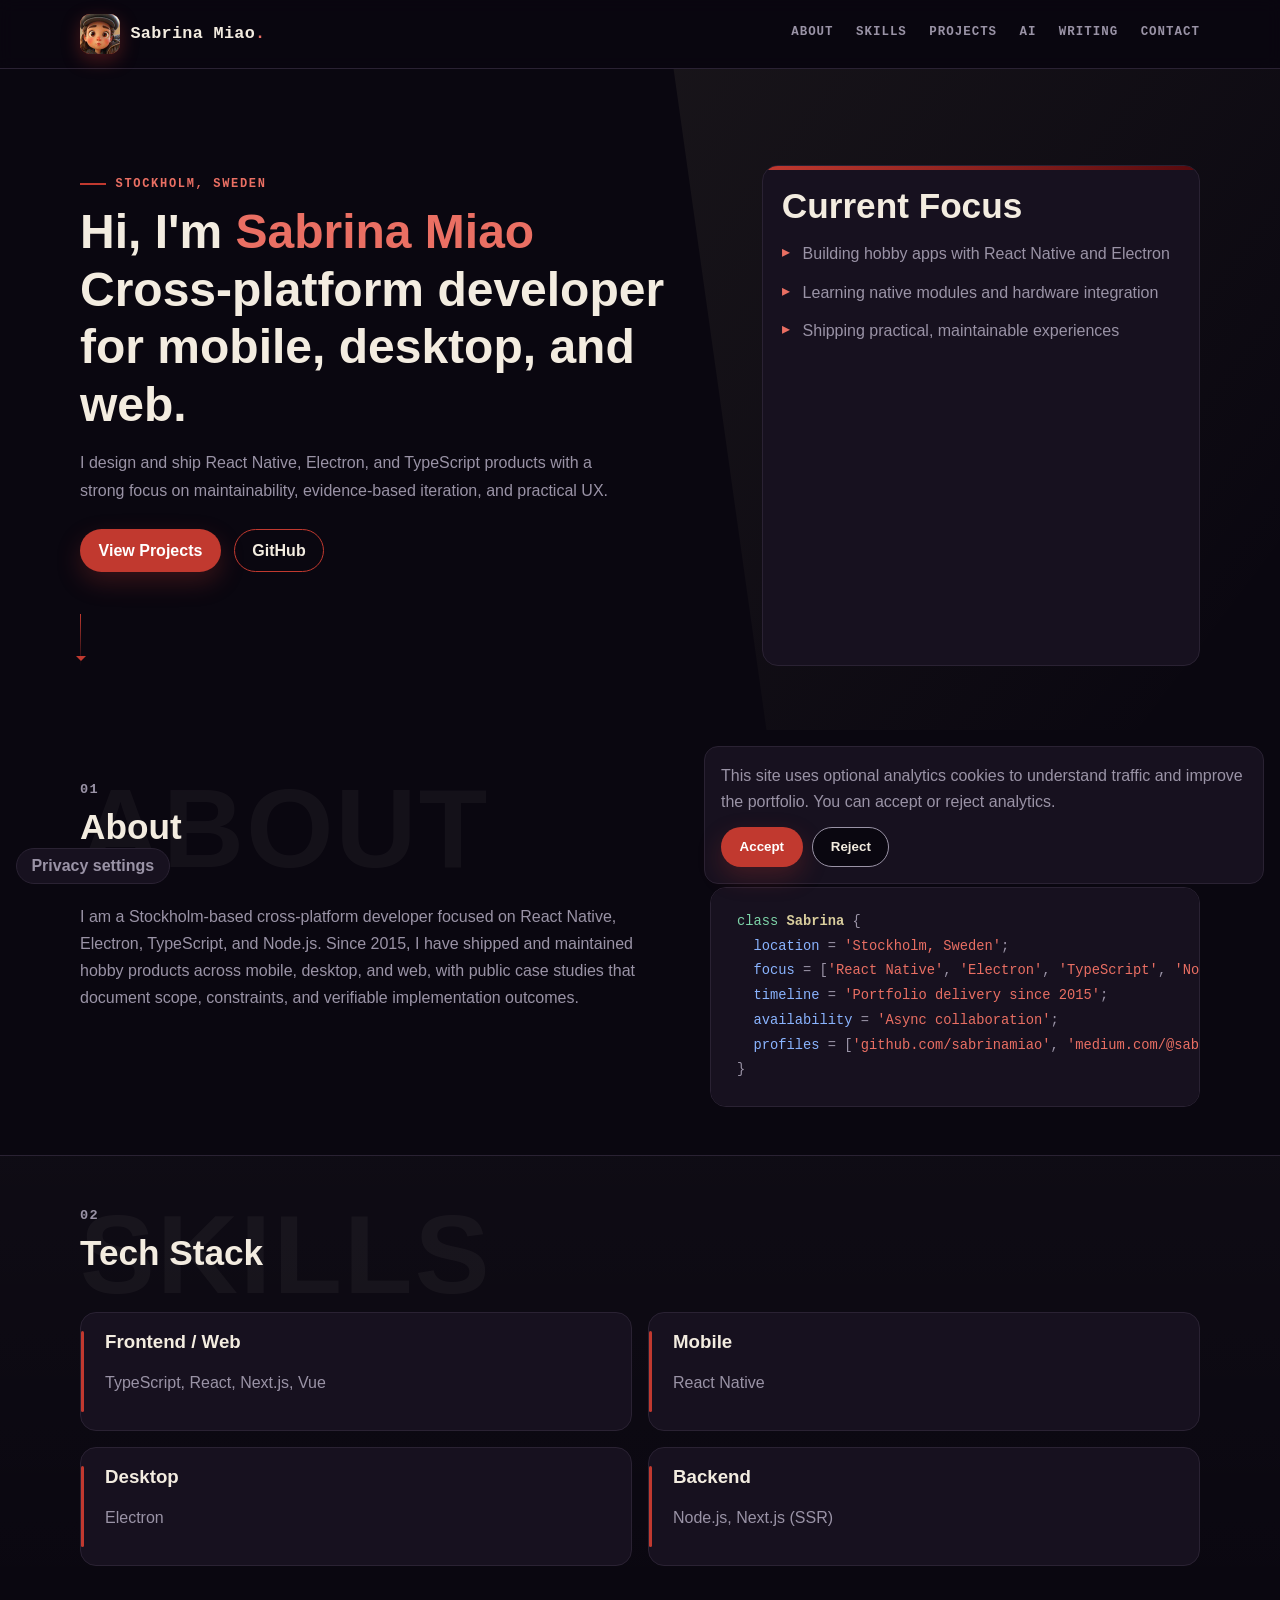
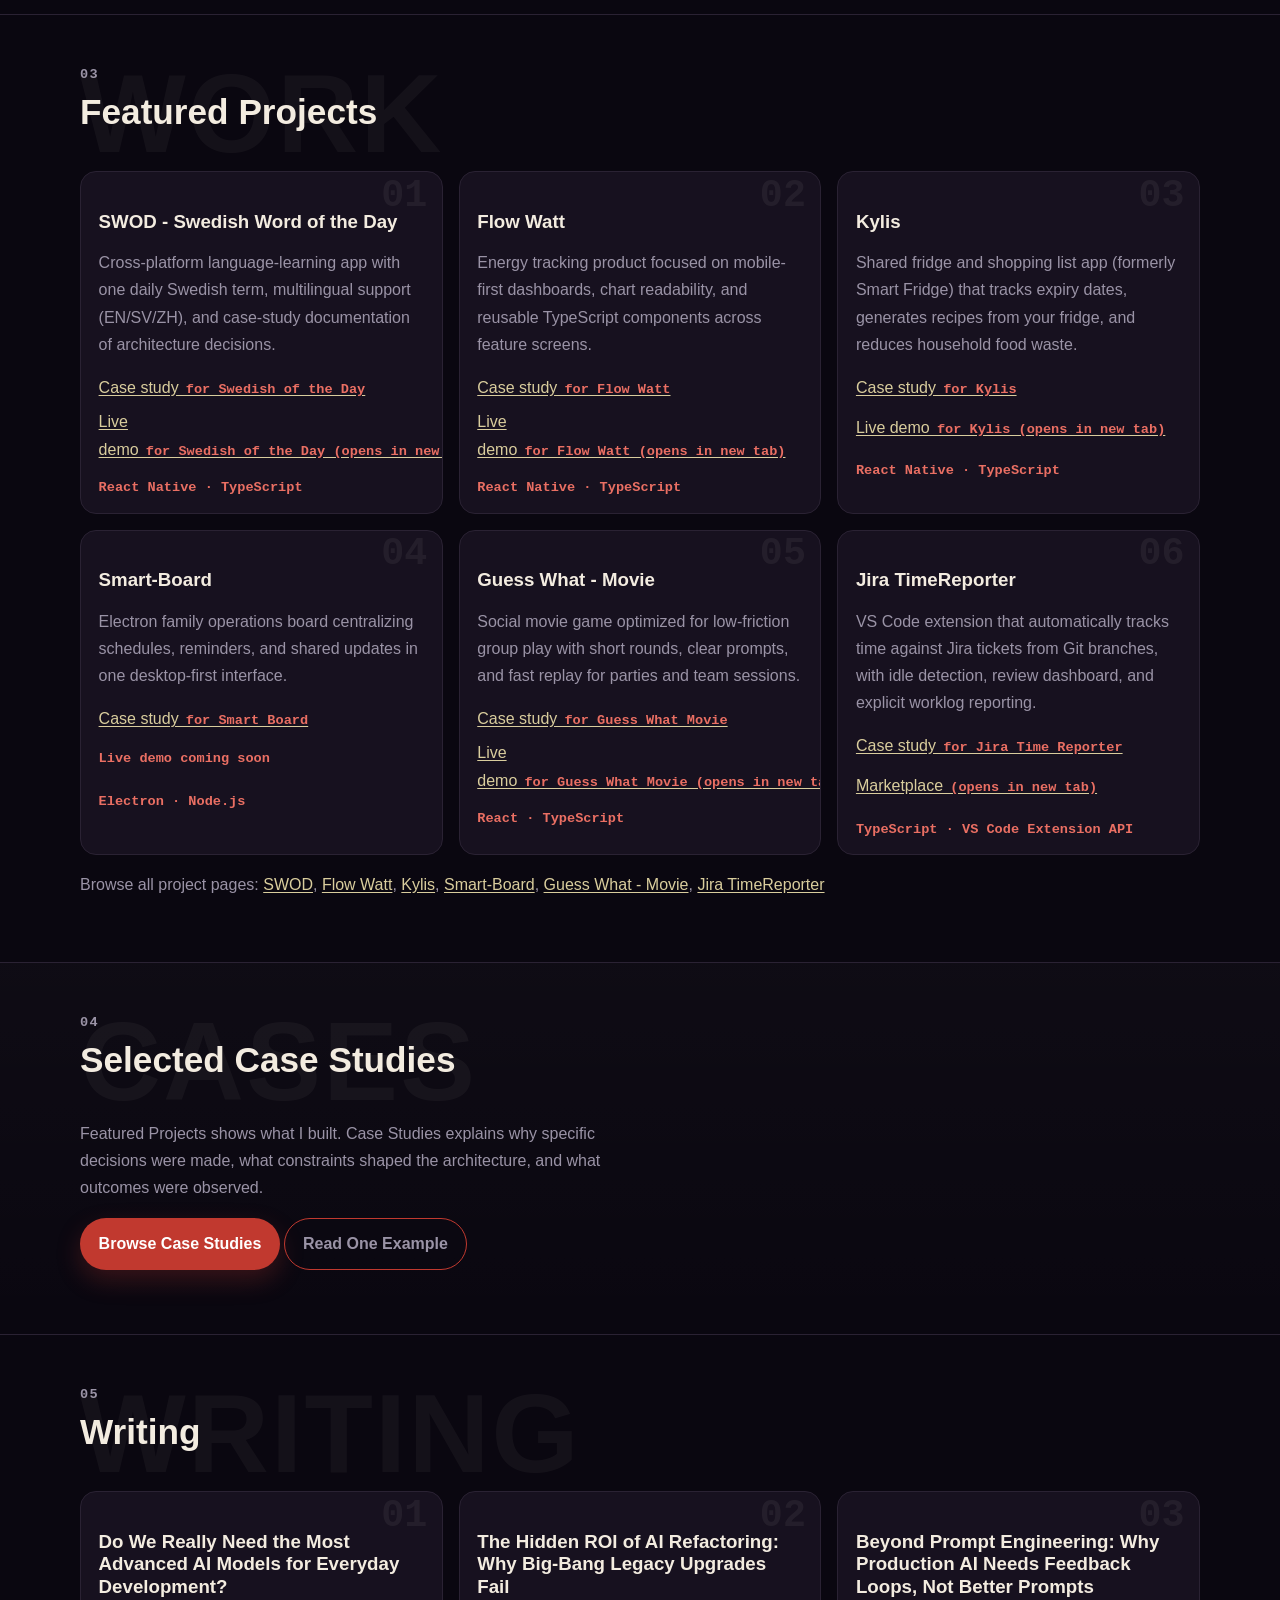
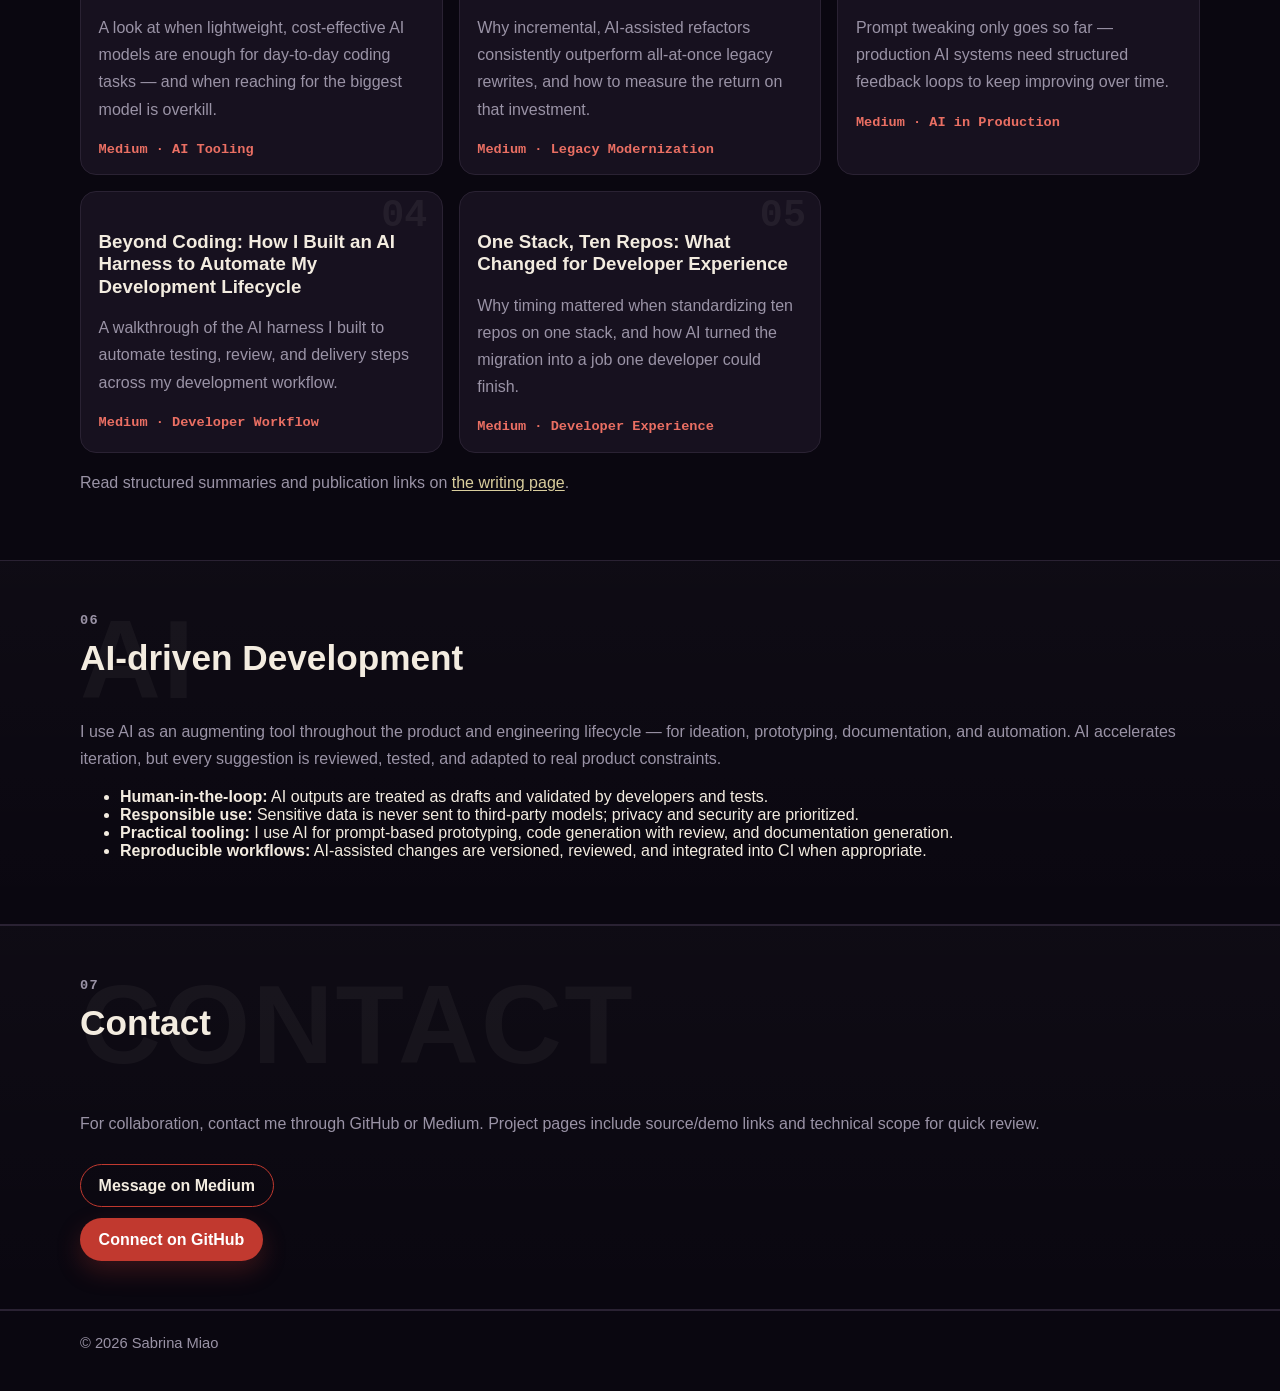
<file: index.html>
<!doctype html>
<html lang="en">
  <head>
    <meta charset="UTF-8" />
    <meta name="viewport" content="width=device-width, initial-scale=1.0" />
    <meta
      name="description"
      content="Sabrina Miao is a cross-platform developer in Stockholm specializing in React Native, Electron, and TypeScript with project case studies and technical writing."
    />
    <meta name="firebase-api-key" content="__FIREBASE_API_KEY__" />
    <meta name="robots" content="index, follow" />
    <link rel="canonical" href="https://sabrinamiao.github.io/sabrinamiao/" />
    <meta property="og:type" content="website" />
    <meta
      property="og:title"
      content="Sabrina Miao - Cross-Platform Developer | React Native, Electron & TypeScript"
    />
    <meta
      property="og:description"
      content="Case studies and technical writing from Sabrina Miao, a cross-platform developer building React Native, Electron, and TypeScript products."
    />
    <meta property="og:url" content="https://sabrinamiao.github.io/sabrinamiao/" />
    <meta property="og:site_name" content="Sabrina Miao Portfolio" />
    <meta
      property="og:image"
      content="https://sabrinamiao.github.io/sabrinamiao/images/og-image.png"
    />
    <meta property="og:image:alt" content="Sabrina Miao portfolio preview" />
    <meta property="og:image:type" content="image/png" />
    <meta property="og:image:width" content="1200" />
    <meta property="og:image:height" content="630" />
    <meta name="twitter:card" content="summary_large_image" />
    <meta
      name="twitter:title"
      content="Sabrina Miao - Cross-Platform Developer | React Native, Electron & TypeScript"
    />
    <meta
      name="twitter:description"
      content="Case studies and technical writing from Sabrina Miao, a cross-platform developer building React Native, Electron, and TypeScript products."
    />
    <meta
      name="twitter:image"
      content="https://sabrinamiao.github.io/sabrinamiao/images/og-image.png"
    />
    <meta name="twitter:image:alt" content="Sabrina Miao portfolio preview" />
    <title>Sabrina Miao - Cross-Platform Developer | React Native, Electron & TypeScript</title>
    <link rel="icon" type="image/jpeg" href="images/logo.jpeg" />
    <link rel="stylesheet" href="styles.css" />
    <script>
      const ANALYTICS_CONSENT_KEY = "analytics-consent";
      const ANALYTICS_CONSENT_SYNCED_KEY = "analytics-consent-synced";
      const CONSENT_ID_KEY = "consent-id";
      const CONSENT_ACCEPTED = "accepted";
      const CONSENT_REJECTED = "rejected";
      const CONSENT_DEBUG_ENABLED =
        new URLSearchParams(window.location.search).get("consentDebug") === "1";

      const rawFirebaseApiKey = document
        .querySelector('meta[name="firebase-api-key"]')
        ?.content?.trim();
      // The deploy workflow replaces this placeholder; locally it stays as-is,
      // (split so the deploy-time replace does not rewrite this comparison),
      // so treat it as "no key" instead of sending it to Firebase (400 error).
      const firebaseApiKey =
        rawFirebaseApiKey && rawFirebaseApiKey !== "__FIREBASE_API_KEY" + "__"
          ? rawFirebaseApiKey
          : "";

      const firebaseConfig = {
        apiKey: firebaseApiKey,
        authDomain: "portfolio-github-907e6.firebaseapp.com",
        projectId: "portfolio-github-907e6",
        storageBucket: "portfolio-github-907e6.firebasestorage.app",
        messagingSenderId: "369437785824",
        appId: "1:369437785824:web:d0606427d4905cc4c51a85",
        measurementId: "G-WNY36PT3YD",
      };

      let analyticsInitialized = false;
      let firebaseAppPromise;
      let consentStatusElement;

      const setConsentStatus = (message, isError = false) => {
        if (!consentStatusElement || !CONSENT_DEBUG_ENABLED) {
          return;
        }

        consentStatusElement.hidden = false;
        consentStatusElement.textContent = message;
        consentStatusElement.dataset.state = isError ? "error" : "info";
      };

      const getConsentId = () => {
        try {
          const existingConsentId = localStorage.getItem(CONSENT_ID_KEY);
          if (existingConsentId) {
            return existingConsentId;
          }

          const generatedConsentId =
            typeof crypto !== "undefined" && typeof crypto.randomUUID === "function"
              ? crypto.randomUUID()
              : `${Date.now()}-${Math.random().toString(16).slice(2)}`;

          localStorage.setItem(CONSENT_ID_KEY, generatedConsentId);
          return generatedConsentId;
        } catch {
          return "consent-id-unavailable";
        }
      };

      const getFirebaseApp = async () => {
        if (!firebaseApiKey) {
          return null;
        }

        if (!firebaseAppPromise) {
          firebaseAppPromise = import(
            "https://www.gstatic.com/firebasejs/12.10.0/firebase-app.js"
          ).then(({ getApps, getApp, initializeApp }) => {
            if (getApps().length) {
              return getApp();
            }

            return initializeApp(firebaseConfig);
          });
        }

        return firebaseAppPromise;
      };

      const getConsent = () => {
        try {
          return localStorage.getItem(ANALYTICS_CONSENT_KEY);
        } catch {
          return null;
        }
      };

      const setConsent = (decision) => {
        try {
          localStorage.setItem(ANALYTICS_CONSENT_KEY, decision);
          localStorage.removeItem(ANALYTICS_CONSENT_SYNCED_KEY);
        } catch {
          return;
        }
      };

      const isConsentSynced = () => {
        try {
          return localStorage.getItem(ANALYTICS_CONSENT_SYNCED_KEY) === "1";
        } catch {
          return false;
        }
      };

      const markConsentSynced = () => {
        try {
          localStorage.setItem(ANALYTICS_CONSENT_SYNCED_KEY, "1");
        } catch {
          return;
        }
      };

      const initializeAnalytics = async () => {
        if (analyticsInitialized || !firebaseApiKey) {
          return;
        }

        try {
          const [app, { getAnalytics, isSupported }] = await Promise.all([
            getFirebaseApp(),
            import("https://www.gstatic.com/firebasejs/12.10.0/firebase-analytics.js"),
          ]);

          if (app && (await isSupported())) {
            getAnalytics(app);
            analyticsInitialized = true;
          }
        } catch {
          return;
        }
      };

      const saveConsentDecision = async (decision) => {
        if (!firebaseApiKey) {
          return { ok: false, reason: "missing-firebase-api-key" };
        }

        try {
          const [app, { getFirestore, collection, addDoc, serverTimestamp }] =
            await Promise.all([
              getFirebaseApp(),
              import("https://www.gstatic.com/firebasejs/12.10.0/firebase-firestore.js"),
            ]);

          if (!app) {
              return { ok: false, reason: "firebase-app-unavailable" };
          }

          const db = getFirestore(app);
          await addDoc(collection(db, "consent_decisions"), {
            consentId: getConsentId(),
            decision,
            page: window.location.pathname,
            decidedAtClient: new Date().toISOString(),
            decidedAtServer: serverTimestamp(),
          });
          return { ok: true };
        } catch (error) {
          return {
            ok: false,
            reason: error instanceof Error ? error.message : "unknown-firestore-error",
          };
        }
      };

      const syncExistingConsentIfNeeded = async () => {
        const existingConsent = getConsent();
        if (!existingConsent || isConsentSynced()) {
          return;
        }

        const result = await saveConsentDecision(existingConsent);
        if (result.ok) {
          markConsentSynced();
          setConsentStatus(`Synced existing \"${existingConsent}\" consent to Firestore.`);
          return;
        }

        setConsentStatus(
          `Could not sync existing consent: ${result.reason}.`,
          true
        );
      };

      const hideConsentBanner = () => {
        const banner = document.querySelector("[data-consent-banner]");
        if (banner) {
          banner.hidden = true;
        }
      };

      const showConsentBanner = () => {
        const banner = document.querySelector("[data-consent-banner]");
        if (banner) {
          banner.hidden = false;
        }
      };

      const applyConsent = async (decision) => {
        setConsent(decision);
        hideConsentBanner();

        try {
          setConsentStatus(`Saving \"${decision}\" consent to Firestore...`);
          const saveResult = await saveConsentDecision(decision);

          if (saveResult.ok) {
            markConsentSynced();
            setConsentStatus(`Saved \"${decision}\" consent to Firestore.`);
          } else {
            setConsentStatus(
              `Failed to save \"${decision}\" consent to Firestore: ${saveResult.reason}.`,
              true
            );
          }

          if (decision === CONSENT_ACCEPTED) {
            await initializeAnalytics();
          }
        } catch {
          setConsentStatus("Unexpected consent error. See browser console.", true);
          return;
        }
      };

      document.addEventListener("DOMContentLoaded", async () => {
        try {
          const acceptButton = document.querySelector("[data-consent-accept]");
          const rejectButton = document.querySelector("[data-consent-reject]");
          const manageButton = document.querySelector("[data-consent-manage]");
          consentStatusElement = document.querySelector("[data-consent-status]");

          if (consentStatusElement) {
            consentStatusElement.hidden = !CONSENT_DEBUG_ENABLED;
            if (CONSENT_DEBUG_ENABLED) {
              setConsentStatus("Consent debug mode enabled.");
            }
          }

          if (manageButton) {
            manageButton.hidden = false;
          }

          acceptButton?.addEventListener("click", () => {
            void applyConsent(CONSENT_ACCEPTED);
          });

          rejectButton?.addEventListener("click", () => {
            void applyConsent(CONSENT_REJECTED);
          });

          manageButton?.addEventListener("click", () => {
            showConsentBanner();
          });

          const currentConsent = getConsent();
          // Defer Firebase work until the page has loaded and the browser is idle.
          const whenIdle = (fn) => {
            const run = () =>
              "requestIdleCallback" in window
                ? requestIdleCallback(fn, { timeout: 4000 })
                : setTimeout(fn, 2000);
            if (document.readyState === "complete") {
              run();
            } else {
              window.addEventListener("load", run, { once: true });
            }
          };
          whenIdle(() => {
            void syncExistingConsentIfNeeded();
          });

          if (currentConsent === CONSENT_ACCEPTED) {
            hideConsentBanner();
            whenIdle(() => {
              void initializeAnalytics();
            });
            return;
          }

          if (currentConsent === CONSENT_REJECTED) {
            hideConsentBanner();
            return;
          }

          showConsentBanner();
        } catch {
          return;
        }
      });
    </script>
    <script type="application/ld+json">
      {
        "@context": "https://schema.org",
        "@graph": [
          {
            "@id": "https://sabrinamiao.github.io/sabrinamiao/#person",
            "@type": "Person",
            "name": "Sabrina Miao",
            "url": "https://sabrinamiao.github.io/sabrinamiao/",
            "jobTitle": "Cross-Platform Developer",
            "description": "Cross-platform developer based in Stockholm, Sweden, specializing in React Native, Electron, and TypeScript.",
            "image": "https://sabrinamiao.github.io/sabrinamiao/images/logo.jpeg",
            "sameAs": ["https://github.com/sabrinamiao", "https://medium.com/@sabrinamsh"],
            "contactPoint": {
              "@type": "ContactPoint",
              "contactType": "professional inquiries",
              "url": "https://github.com/sabrinamiao"
            },
            "knowsAbout": [
              "React Native",
              "Electron",
              "TypeScript",
              "React",
              "Next.js",
              "Node.js"
            ],
            "homeLocation": {
              "@type": "Place",
              "name": "Stockholm, Sweden"
            }
          },
          {
            "@id": "https://sabrinamiao.github.io/sabrinamiao/#website",
            "@type": "WebSite",
            "name": "Sabrina Miao Portfolio",
            "url": "https://sabrinamiao.github.io/sabrinamiao/",
            "inLanguage": "en"
          },
          {
            "@id": "https://sabrinamiao.github.io/sabrinamiao/#webpage",
            "@type": "WebPage",
            "url": "https://sabrinamiao.github.io/sabrinamiao/",
            "name": "Sabrina Miao - Cross-Platform Developer",
            "isPartOf": {
              "@id": "https://sabrinamiao.github.io/sabrinamiao/#website"
            },
            "mainEntity": {
              "@id": "https://sabrinamiao.github.io/sabrinamiao/#person"
            },
            "description": "Portfolio homepage with project case studies and technical writing by Sabrina Miao.",
            "inLanguage": "en"
          },
          {
            "@id": "https://sabrinamiao.github.io/sabrinamiao/#projects",
            "@type": "ItemList",
            "name": "Featured Projects",
            "itemListElement": [
              {
                "@type": "ListItem",
                "position": 1,
                "item": {
                  "@type": ["CreativeWork", "SoftwareApplication"],
                  "name": "SWOD - Swedish Word of the Day",
                  "applicationCategory": "EducationalApplication",
                  "operatingSystem": "Android, iOS",
                  "url": "https://sabrinamiao.github.io/sabrinamiao/projects/swod.html",
                  "image": "https://sabrinamiao.github.io/sabrinamiao/images/projects/swod-preview.jpg",
                  "author": {
                    "@id": "https://sabrinamiao.github.io/sabrinamiao/#person"
                  },
                  "description": "Mobile language-learning project focused on one Swedish term per day with examples and multilingual support."
                }
              },
              {
                "@type": "ListItem",
                "position": 2,
                "item": {
                  "@type": ["CreativeWork", "SoftwareApplication"],
                  "name": "Flow Watt",
                  "applicationCategory": "UtilityApplication",
                  "operatingSystem": "Android, iOS",
                  "url": "https://sabrinamiao.github.io/sabrinamiao/projects/flow-watt.html",
                  "image": "https://sabrinamiao.github.io/sabrinamiao/images/projects/flow-watt-preview.jpg",
                  "author": {
                    "@id": "https://sabrinamiao.github.io/sabrinamiao/#person"
                  },
                  "description": "Cross-platform energy tracking app with clear data visualization and reusable mobile UI patterns."
                }
              },
              {
                "@type": "ListItem",
                "position": 3,
                "item": {
                  "@type": ["CreativeWork", "SoftwareApplication"],
                  "name": "Kylis",
                  "applicationCategory": "LifestyleApplication",
                  "url": "https://sabrinamiao.github.io/sabrinamiao/projects/kylis.html",
                  "image": "https://sabrinamiao.github.io/sabrinamiao/images/projects/kylis-live.jpg",
                  "author": {
                    "@id": "https://sabrinamiao.github.io/sabrinamiao/#person"
                  },
                  "description": "Shared fridge and shopping list app (formerly Smart Fridge) that helps households track expiry dates and reduce food waste."
                }
              },
              {
                "@type": "ListItem",
                "position": 4,
                "item": {
                  "@type": ["CreativeWork", "SoftwareApplication"],
                  "name": "Smart-Board",
                  "applicationCategory": "ProductivityApplication",
                  "operatingSystem": "Windows, macOS, Linux",
                  "url": "https://sabrinamiao.github.io/sabrinamiao/projects/smart-board.html",
                  "image": "https://sabrinamiao.github.io/sabrinamiao/images/projects/smart-board-preview.jpg",
                  "author": {
                    "@id": "https://sabrinamiao.github.io/sabrinamiao/#person"
                  },
                  "description": "Electron family dashboard for shared planning, reminders, and at-a-glance daily operations."
                }
              },
              {
                "@type": "ListItem",
                "position": 5,
                "item": {
                  "@type": ["CreativeWork", "SoftwareApplication"],
                  "name": "Guess What - Movie",
                  "applicationCategory": "GameApplication",
                  "url": "https://sabrinamiao.github.io/sabrinamiao/projects/guess-what-movie.html",
                  "image": "https://sabrinamiao.github.io/sabrinamiao/images/projects/guess-what-movie-preview.jpg",
                  "author": {
                    "@id": "https://sabrinamiao.github.io/sabrinamiao/#person"
                  },
                  "description": "Social movie guessing game designed for fast multiplayer rounds and low-friction setup."
                }
              },
              {
                "@type": "ListItem",
                "position": 6,
                "item": {
                  "@type": ["CreativeWork", "SoftwareApplication"],
                  "name": "Jira TimeReporter",
                  "applicationCategory": "DeveloperTool",
                  "url": "https://sabrinamiao.github.io/sabrinamiao/projects/jira-reporter.html",
                  "image": "https://sabrinamiao.github.io/sabrinamiao/images/projects/jira-reporter-preview.jpg",
                  "author": {
                    "@id": "https://sabrinamiao.github.io/sabrinamiao/#person"
                  },
                  "description": "VS Code extension that automatically tracks time against Jira tickets from Git branches, with idle detection and explicit worklog reporting."
                }
              }
            ]
          },
          {
            "@id": "https://sabrinamiao.github.io/sabrinamiao/#writing",
            "@type": "ItemList",
            "name": "Writing",
            "itemListElement": [
              {
                "@type": "ListItem",
                "position": 1,
                "item": {
                  "@type": "BlogPosting",
                  "headline": "Do We Really Need the Most Advanced AI Models for Everyday Development?",
                  "url": "https://medium.com/@sabrinamsh/do-we-really-need-the-most-advanced-ai-models-for-everyday-development-6ef76b31880a",
                  "author": {
                    "@id": "https://sabrinamiao.github.io/sabrinamiao/#person"
                  }
                }
              },
              {
                "@type": "ListItem",
                "position": 2,
                "item": {
                  "@type": "BlogPosting",
                  "headline": "The Hidden ROI of AI Refactoring: Why Big-Bang Legacy Upgrades Fail",
                  "url": "https://medium.com/@sabrinamsh/the-hidden-roi-of-ai-refactoring-why-big-bang-legacy-upgrades-fail-b935896bffda",
                  "author": {
                    "@id": "https://sabrinamiao.github.io/sabrinamiao/#person"
                  }
                }
              },
              {
                "@type": "ListItem",
                "position": 3,
                "item": {
                  "@type": "BlogPosting",
                  "headline": "Beyond Prompt Engineering: Why Production AI Needs Feedback Loops, Not Better Prompts",
                  "url": "https://medium.com/@sabrinamsh/beyond-prompt-engineering-why-production-ai-needs-feedback-loops-not-better-prompts-7052b566ba8b",
                  "author": {
                    "@id": "https://sabrinamiao.github.io/sabrinamiao/#person"
                  }
                }
              },
              {
                "@type": "ListItem",
                "position": 4,
                "item": {
                  "@type": "BlogPosting",
                  "headline": "Beyond Coding: How I Built an AI Harness to Automate My Development Lifecycle",
                  "url": "https://medium.com/@sabrinamsh/beyond-coding-how-i-built-an-ai-harness-to-automate-my-development-lifecycle-77ea5e1788de",
                  "author": {
                    "@id": "https://sabrinamiao.github.io/sabrinamiao/#person"
                  }
                }
              },
              {
                "@type": "ListItem",
                "position": 5,
                "item": {
                  "@type": "BlogPosting",
                  "headline": "One Stack, Ten Repos: What Changed for Developer Experience",
                  "url": "https://medium.com/@sabrinamsh/one-stack-ten-repos-what-changed-for-developer-experience-fe0c35256217",
                  "author": {
                    "@id": "https://sabrinamiao.github.io/sabrinamiao/#person"
                  }
                }
              }
            ]
          }
        ]
      }
    </script>
  </head>
  <body id="top">
    <a class="skip-link" href="#main">Skip to main content</a>
    <header class="site-header">
      <div class="container nav">
        <a class="brand" href="#top" aria-label="Sabrina Miao home">
          <span class="brand-mark">
            <img src="images/logo-80.jpeg" alt="" width="40" height="40" loading="eager" decoding="async" />
          </span>
          <span class="brand-name">Sabrina Miao<span class="dot">.</span></span>
        </a>
        <nav aria-label="Primary">
          <a href="#about">About</a>
          <a href="#skills">Skills</a>
          <a href="#projects">Projects</a>
          <a href="#ai">AI</a>
          <a href="#writing">Writing</a>
          <a href="#contact">Contact</a>
        </nav>
      </div>
    </header>

    <main id="main">
      <section class="hero">
        <div class="container hero-grid">
          <div>
            <p class="eyebrow">Stockholm, Sweden</p>
            <h1>
              Hi, I'm <span class="accent">Sabrina Miao</span><br />
              Cross-platform developer for mobile, desktop, and web.
            </h1>
            <p class="lead">
              I design and ship React Native, Electron, and TypeScript products with
              a strong focus on maintainability, evidence-based iteration, and practical UX.
            </p>
            <div class="hero-actions">
              <a class="btn btn-primary" href="#projects">View Projects</a>
              <a class="btn btn-secondary" href="https://github.com/sabrinamiao" target="_blank" rel="noopener noreferrer">GitHub<span class="sr-only"> (opens in new tab)</span></a>
            </div>
            <div class="scroll-cue" aria-hidden="true"></div>
          </div>
          <aside class="hero-card">
            <h2>Current Focus</h2>
            <ul>
              <li>Building hobby apps with React Native and Electron</li>
              <li>Learning native modules and hardware integration</li>
              <li>Shipping practical, maintainable experiences</li>
            </ul>
          </aside>
        </div>
      </section>

      <section id="about" class="section">
        <div class="container">
          <div class="section-heading">
            <p class="section-index">01</p>
            <h2 class="section-title">
              <span class="ghost" data-text="About" aria-hidden="true"></span>
              <span>About</span>
            </h2>
          </div>
          <div class="about-grid">
            <p>
              I am a Stockholm-based cross-platform developer focused on React Native, Electron,
              TypeScript, and Node.js. Since 2015, I have shipped and maintained hobby products
              across mobile, desktop, and web, with public case studies that document scope,
              constraints, and verifiable implementation outcomes.
            </p>
            <div class="code-card">
              <p class="visually-hidden">
                Quick facts: Location — Stockholm, Sweden. Availability — async collaboration.
                Focus — React Native, Electron, TypeScript, Node.js. Timeline — active portfolio
                work since 2015.
              </p>
              <pre aria-hidden="true"><code><span class="token-kw">class</span> <span class="token-class">Sabrina</span> {
  <span class="token-prop">location</span> = <span class="token-str">'Stockholm, Sweden'</span>;
  <span class="token-prop">focus</span> = [<span class="token-str">'React Native'</span>, <span class="token-str">'Electron'</span>, <span class="token-str">'TypeScript'</span>, <span class="token-str">'Node.js'</span>];
  <span class="token-prop">timeline</span> = <span class="token-str">'Portfolio delivery since 2015'</span>;
  <span class="token-prop">availability</span> = <span class="token-str">'Async collaboration'</span>;
  <span class="token-prop">profiles</span> = [<span class="token-str">'github.com/sabrinamiao'</span>, <span class="token-str">'medium.com/@sabrinamsh'</span>];
}</code></pre>
            </div>
          </div>
        </div>
      </section>

      <section id="skills" class="section section-alt">
        <div class="container">
          <div class="section-heading">
            <p class="section-index">02</p>
            <h2 class="section-title">
              <span class="ghost" data-text="Skills" aria-hidden="true"></span>
              <span>Tech Stack</span>
            </h2>
          </div>
          <div class="skills-grid">
            <article>
              <h3>Frontend / Web</h3>
              <p>TypeScript, React, Next.js, Vue</p>
            </article>
            <article>
              <h3>Mobile</h3>
              <p>React Native</p>
            </article>
            <article>
              <h3>Desktop</h3>
              <p>Electron</p>
            </article>
            <article>
              <h3>Backend</h3>
              <p>Node.js, Next.js (SSR)</p>
            </article>
          </div>
        </div>
      </section>

      <section id="projects" class="section">
        <div class="container">
          <div class="section-heading">
            <p class="section-index">03</p>
            <h2 class="section-title">
              <span class="ghost" data-text="Work" aria-hidden="true"></span>
              <span>Featured Projects</span>
            </h2>
          </div>
          <div class="projects-grid">
            <article class="project-card" data-index="01">
              <h3>
                <a href="https://swedishoftheday.se/" target="_blank" rel="noopener noreferrer">
                  SWOD - Swedish Word of the Day</a>
              </h3>
              <p>
                Cross-platform language-learning app with one daily Swedish term, multilingual
                support (EN/SV/ZH), and case-study documentation of architecture decisions.
              </p>
              <p class="project-links">
                <a href="projects/swod.html">Case study<span class="sr-only"> for Swedish of the Day</span></a>
                <a href="https://swedishoftheday.se/" target="_blank" rel="noopener noreferrer">Live demo<span class="sr-only"> for Swedish of the Day (opens in new tab)</span></a>
              </p>
              <span>React Native · TypeScript</span>
            </article>
            <article class="project-card" data-index="02">
              <h3>
                <a href="https://watt-wise-190d9.web.app/" target="_blank" rel="noopener noreferrer">
                  Flow Watt</a>
              </h3>
              <p>
                Energy tracking product focused on mobile-first dashboards, chart readability,
                and reusable TypeScript components across feature screens.
              </p>
              <p class="project-links">
                <a href="projects/flow-watt.html">Case study<span class="sr-only"> for Flow Watt</span></a>
                <a href="https://watt-wise-190d9.web.app/" target="_blank" rel="noopener noreferrer">Live demo<span class="sr-only"> for Flow Watt (opens in new tab)</span></a>
              </p>
              <span>React Native · TypeScript</span>
            </article>
            <article class="project-card" data-index="03">
              <h3>
                <a href="https://kylis-3e9b8.web.app/" target="_blank" rel="noopener noreferrer">
                  Kylis</a>
              </h3>
              <p>
                Shared fridge and shopping list app (formerly Smart Fridge) that tracks expiry dates, generates recipes from your fridge, and
                reduces household food waste.
              </p>
              <p class="project-links">
                <a href="projects/kylis.html">Case study<span class="sr-only"> for Kylis</span></a>
                <a href="https://kylis-3e9b8.web.app/" target="_blank" rel="noopener noreferrer">Live demo<span class="sr-only"> for Kylis (opens in new tab)</span></a>
              </p>
              <span>React Native · TypeScript</span>
            </article>
            <article class="project-card" data-index="04">
              <h3>
                <a href="projects/smart-board.html">Smart-Board</a>
              </h3>
              <p>
                Electron family operations board centralizing schedules, reminders, and shared
                updates in one desktop-first interface.
              </p>
              <p class="project-links">
                <a href="projects/smart-board.html">Case study<span class="sr-only"> for Smart Board</span></a>
                <span>Live demo coming soon</span>
              </p>
              <span>Electron · Node.js</span>
            </article>
            <article class="project-card" data-index="05">
              <h3>
                <a href="https://guess-what-movie.web.app/" target="_blank" rel="noopener noreferrer">
                  Guess What - Movie</a>
              </h3>
              <p>
                Social movie game optimized for low-friction group play with short rounds,
                clear prompts, and fast replay for parties and team sessions.
              </p>
              <p class="project-links">
                <a href="projects/guess-what-movie.html">Case study<span class="sr-only"> for Guess What Movie</span></a>
                <a href="https://guess-what-movie.web.app/" target="_blank" rel="noopener noreferrer">Live demo<span class="sr-only"> for Guess What Movie (opens in new tab)</span></a>
              </p>
              <span>React · TypeScript</span>
            </article>
            <article class="project-card" data-index="06">
              <h3>
                <a href="projects/jira-reporter.html">
                  Jira TimeReporter
                </a>
              </h3>
              <p>
                VS Code extension that automatically tracks time against Jira tickets from Git
                branches, with idle detection, review dashboard, and explicit worklog reporting.
              </p>
              <p class="project-links">
                <a href="projects/jira-reporter.html">Case study<span class="sr-only"> for Jira Time Reporter</span></a>
                <a href="https://marketplace.visualstudio.com/items?itemName=nordikat.jira-timereporter" target="_blank" rel="noopener noreferrer">Marketplace<span class="sr-only"> (opens in new tab)</span></a>
              </p>
              <span>TypeScript · VS Code Extension API</span>
            </article>
          </div>
          <p class="topic-links">
            Browse all project pages:
            <a href="projects/swod.html">SWOD</a>,
            <a href="projects/flow-watt.html">Flow Watt</a>,
            <a href="projects/kylis.html">Kylis</a>,
            <a href="projects/smart-board.html">Smart-Board</a>,
            <a href="projects/guess-what-movie.html">Guess What - Movie</a>,
            <a href="projects/jira-reporter.html">Jira TimeReporter</a>
          </p>
        </div>
      </section>

      <section id="case-studies" class="section section-alt">
        <div class="container">
          <div class="section-heading">
            <p class="section-index">04</p>
            <h2 class="section-title">
              <span class="ghost" data-text="Cases" aria-hidden="true"></span>
              <span>Selected Case Studies</span>
            </h2>
          </div>
          <p class="lead">
            Featured Projects shows what I built. Case Studies explains why specific decisions were
            made, what constraints shaped the architecture, and what outcomes were observed.
          </p>
          <p class="topic-links">
            <a class="btn btn-primary" href="case-studies/index.html">Browse Case Studies</a>
            <a class="btn btn-secondary" href="projects/swod.html">Read One Example</a>
          </p>
        </div>
      </section>

      <section id="writing" class="section">
        <div class="container">
          <div class="section-heading">
            <p class="section-index">05</p>
            <h2 class="section-title">
              <span class="ghost" data-text="Writing" aria-hidden="true"></span>
              <span>Writing</span>
            </h2>
          </div>
          <div class="projects-grid">
            <article class="project-card" data-index="01">
              <h3>
                <a
                  href="https://medium.com/@sabrinamsh/do-we-really-need-the-most-advanced-ai-models-for-everyday-development-6ef76b31880a"
                  target="_blank"
                  rel="noopener noreferrer"
                >
                  Do We Really Need the Most Advanced AI Models for Everyday Development?</a>
              </h3>
              <p>
                A look at when lightweight, cost-effective AI models are enough for day-to-day
                coding tasks — and when reaching for the biggest model is overkill.
              </p>
              <span>Medium · AI Tooling</span>
            </article>
            <article class="project-card" data-index="02">
              <h3>
                <a
                  href="https://medium.com/@sabrinamsh/the-hidden-roi-of-ai-refactoring-why-big-bang-legacy-upgrades-fail-b935896bffda"
                  target="_blank"
                  rel="noopener noreferrer"
                >
                  The Hidden ROI of AI Refactoring: Why Big-Bang Legacy Upgrades Fail</a>
              </h3>
              <p>
                Why incremental, AI-assisted refactors consistently outperform all-at-once
                legacy rewrites, and how to measure the return on that investment.
              </p>
              <span>Medium · Legacy Modernization</span>
            </article>
            <article class="project-card" data-index="03">
              <h3>
                <a
                  href="https://medium.com/@sabrinamsh/beyond-prompt-engineering-why-production-ai-needs-feedback-loops-not-better-prompts-7052b566ba8b"
                  target="_blank"
                  rel="noopener noreferrer"
                >
                  Beyond Prompt Engineering: Why Production AI Needs Feedback Loops, Not Better
                  Prompts</a>
              </h3>
              <p>
                Prompt tweaking only goes so far — production AI systems need structured
                feedback loops to keep improving over time.
              </p>
              <span>Medium · AI in Production</span>
            </article>
            <article class="project-card" data-index="04">
              <h3>
                <a
                  href="https://medium.com/@sabrinamsh/beyond-coding-how-i-built-an-ai-harness-to-automate-my-development-lifecycle-77ea5e1788de"
                  target="_blank"
                  rel="noopener noreferrer"
                >
                  Beyond Coding: How I Built an AI Harness to Automate My Development Lifecycle</a>
              </h3>
              <p>
                A walkthrough of the AI harness I built to automate testing, review, and
                delivery steps across my development workflow.
              </p>
              <span>Medium · Developer Workflow</span>
            </article>
            <article class="project-card" data-index="05">
              <h3>
                <a
                  href="https://medium.com/@sabrinamsh/one-stack-ten-repos-what-changed-for-developer-experience-fe0c35256217"
                  target="_blank"
                  rel="noopener noreferrer"
                >
                  One Stack, Ten Repos: What Changed for Developer Experience</a>
              </h3>
              <p>
                Why timing mattered when standardizing ten repos on one stack, and how AI turned
                the migration into a job one developer could finish.
              </p>
              <span>Medium · Developer Experience</span>
            </article>
          </div>
          <p class="topic-links">
            Read structured summaries and publication links on
            <a href="writing/index.html">the writing page</a>.
          </p>
        </div>
      </section>

      <section id="ai" class="section section-alt">
        <div class="container">
          <div class="section-heading">
            <p class="section-index">06</p>
            <h2 class="section-title">
              <span class="ghost" data-text="AI" aria-hidden="true"></span>
              <span>AI-driven Development</span>
            </h2>
          </div>
          <p>
            I use AI as an augmenting tool throughout the product and engineering lifecycle — for
            ideation, prototyping, documentation, and automation. AI accelerates iteration,
            but every suggestion is reviewed, tested, and adapted to real product constraints.
          </p>
          <div class="ai-guidelines">
            <ul>
              <li><strong>Human-in-the-loop:</strong> AI outputs are treated as drafts and validated by developers and tests.</li>
              <li><strong>Responsible use:</strong> Sensitive data is never sent to third-party models; privacy and security are prioritized.</li>
              <li><strong>Practical tooling:</strong> I use AI for prompt-based prototyping, code generation with review, and documentation generation.</li>
              <li><strong>Reproducible workflows:</strong> AI-assisted changes are versioned, reviewed, and integrated into CI when appropriate.</li>
            </ul>
          </div>
        </div>
      </section>

      <section id="contact" class="section section-alt">
        <div class="container contact">
          <div class="section-heading">
            <p class="section-index">07</p>
            <h2 class="section-title">
              <span class="ghost" data-text="Contact" aria-hidden="true"></span>
              <span>Contact</span>
            </h2>
          </div>
          <p>
            For collaboration, contact me through GitHub or Medium. Project pages include
            source/demo links and technical scope for quick review.
          </p>
          <a class="btn btn-secondary" href="https://medium.com/@sabrinamsh" target="_blank" rel="noopener noreferrer">Message on Medium<span class="sr-only"> (opens in new tab)</span></a>
          <a class="btn btn-primary" href="https://github.com/sabrinamiao" target="_blank" rel="noopener noreferrer">
            Connect on GitHub<span class="sr-only"> (opens in new tab)</span></a>
        </div>
      </section>
    </main>

    <footer class="site-footer">
      <div class="container">
        <p>© 2026 Sabrina Miao</p>
      </div>
    </footer>

    <section class="consent-banner" data-consent-banner hidden aria-label="Cookie consent" role="dialog" aria-live="polite">
      <p>
        This site uses optional analytics cookies to understand traffic and improve the
        portfolio. You can accept or reject analytics.
      </p>
      <div class="consent-actions">
        <button class="btn btn-primary" type="button" data-consent-accept>Accept</button>
        <button class="btn btn-secondary" type="button" data-consent-reject>Reject</button>
      </div>
      <p class="consent-status" data-consent-status hidden></p>
    </section>

    <button class="consent-manage" type="button" data-consent-manage hidden>
      Privacy settings
    </button>
  </body>
</html>
</file>
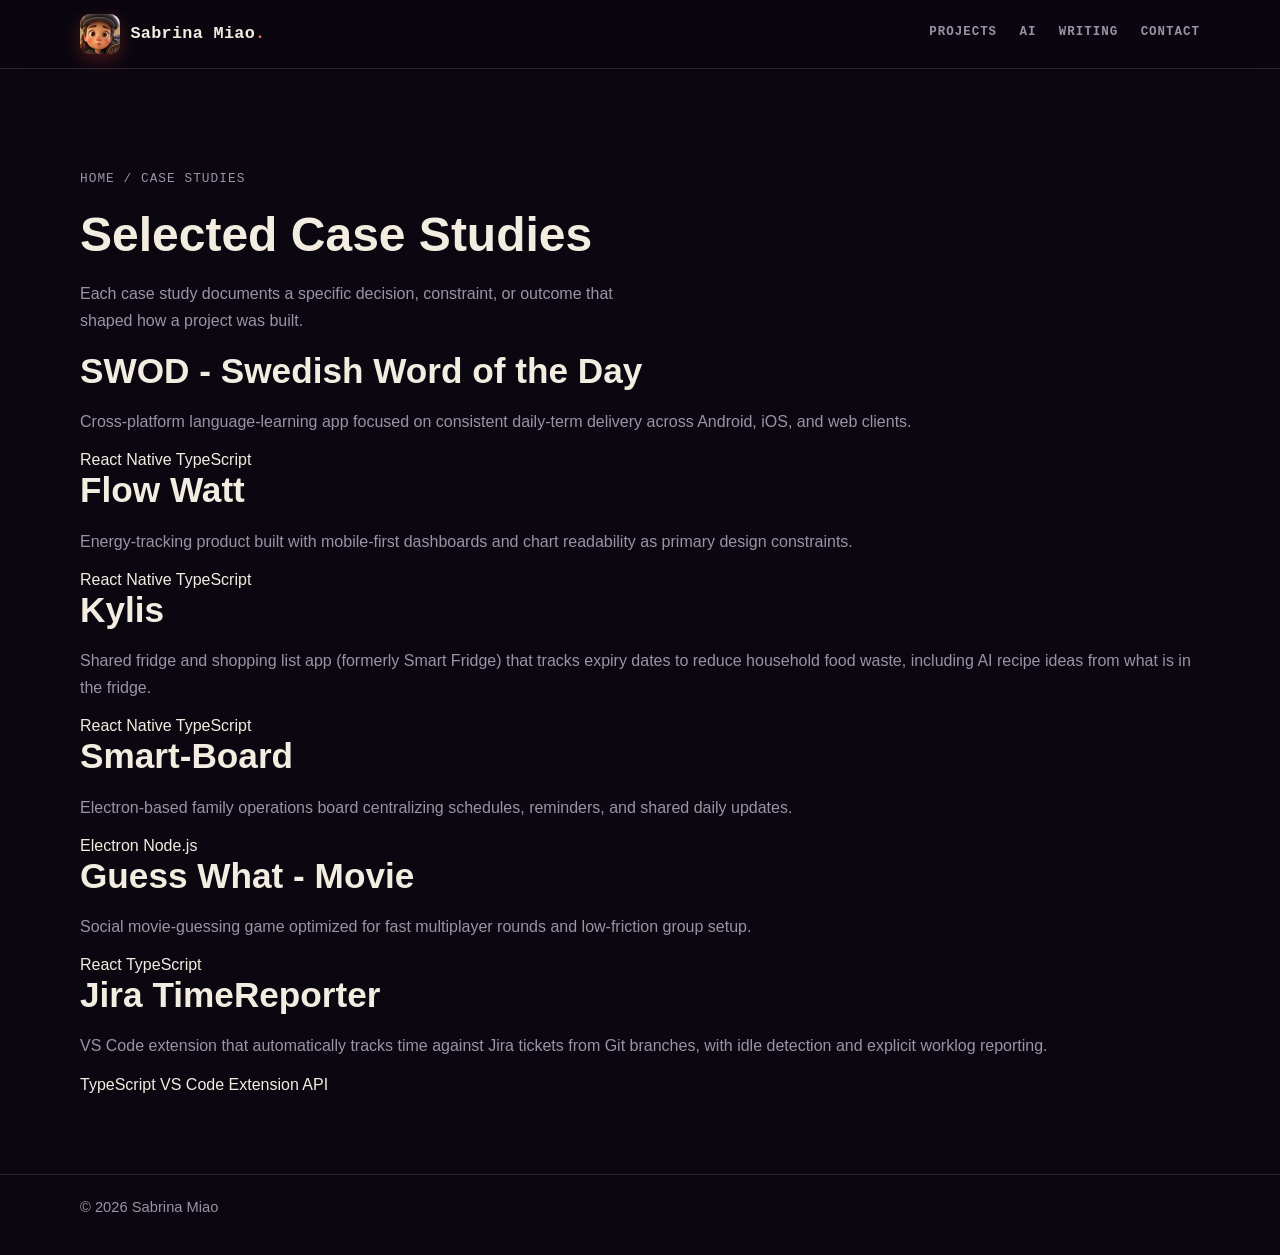
<file: case-studies/index.html>
<!doctype html>
<html lang="en">
  <head>
    <meta charset="UTF-8" />
    <meta name="viewport" content="width=device-width, initial-scale=1.0" />
    <meta
      name="description"
      content="Case studies from Sabrina Miao: detailed documentation of architectural decisions, constraints, and outcomes across portfolio projects."
    />
    <link rel="canonical" href="https://sabrinamiao.github.io/sabrinamiao/case-studies/" />
    <meta property="og:type" content="website" />
    <meta property="og:title" content="Selected Case Studies | Sabrina Miao" />
    <meta
      property="og:description"
      content="Detailed documentation of architectural decisions, constraints, and outcomes across Sabrina Miao's portfolio projects."
    />
    <meta property="og:url" content="https://sabrinamiao.github.io/sabrinamiao/case-studies/" />
    <meta property="og:image" content="https://sabrinamiao.github.io/sabrinamiao/images/og-image.png" />
    <meta property="og:image:alt" content="Sabrina Miao case studies preview" />
    <meta name="twitter:card" content="summary_large_image" />
    <meta name="twitter:title" content="Selected Case Studies | Sabrina Miao" />
    <meta
      name="twitter:description"
      content="Detailed documentation of architectural decisions, constraints, and outcomes across Sabrina Miao's portfolio projects."
    />
    <meta name="twitter:image" content="https://sabrinamiao.github.io/sabrinamiao/images/og-image.png" />
    <meta name="twitter:image:alt" content="Sabrina Miao case studies preview" />
    <title>Selected Case Studies | Sabrina Miao</title>
    <link rel="icon" type="image/jpeg" href="../images/logo.jpeg" />
    <link rel="stylesheet" href="../styles.css" />
  </head>
  <body>
    <a class="skip-link" href="#main">Skip to main content</a>
    <header class="site-header">
      <div class="container nav">
        <a class="brand" href="../index.html" aria-label="Sabrina Miao home">
          <span class="brand-mark">
            <img src="../images/logo-80.jpeg" alt="" width="40" height="40" loading="eager" decoding="async" />
          </span>
          <span class="brand-name">Sabrina Miao<span class="dot">.</span></span>
        </a>
        <nav aria-label="Primary">
          <a href="../index.html#projects">Projects</a>
          <a href="../index.html#ai">AI</a>
          <a href="../writing/index.html">Writing</a>
          <a href="../index.html#contact">Contact</a>
        </nav>
      </div>
    </header>

    <main id="main" class="subpage">
      <section class="section">
        <div class="container">
          <p class="breadcrumb"><a href="../index.html">Home</a> / Case Studies</p>
          <h1>Selected Case Studies</h1>
          <p class="lead">
            Each case study documents a specific decision, constraint, or outcome that shaped how a project was built.
          </p>

          <div class="case-study-grid">
            <article class="case-study-card">
              <h2><a href="../projects/swod.html">SWOD - Swedish Word of the Day</a></h2>
              <p>Cross-platform language-learning app focused on consistent daily-term delivery across Android, iOS, and web clients.</p>
              <span class="case-study-tag">React Native</span>
              <span class="case-study-tag">TypeScript</span>
            </article>

            <article class="case-study-card">
              <h2><a href="../projects/flow-watt.html">Flow Watt</a></h2>
              <p>Energy-tracking product built with mobile-first dashboards and chart readability as primary design constraints.</p>
              <span class="case-study-tag">React Native</span>
              <span class="case-study-tag">TypeScript</span>
            </article>

            <article class="case-study-card">
              <h2><a href="../projects/kylis.html">Kylis</a></h2>
              <p>Shared fridge and shopping list app (formerly Smart Fridge) that tracks expiry dates to reduce household food waste, including AI recipe ideas from what is in the fridge.</p>
              <span class="case-study-tag">React Native</span>
              <span class="case-study-tag">TypeScript</span>
            </article>

            <article class="case-study-card">
              <h2><a href="../projects/smart-board.html">Smart-Board</a></h2>
              <p>Electron-based family operations board centralizing schedules, reminders, and shared daily updates.</p>
              <span class="case-study-tag">Electron</span>
              <span class="case-study-tag">Node.js</span>
            </article>

            <article class="case-study-card">
              <h2><a href="../projects/guess-what-movie.html">Guess What - Movie</a></h2>
              <p>Social movie-guessing game optimized for fast multiplayer rounds and low-friction group setup.</p>
              <span class="case-study-tag">React</span>
              <span class="case-study-tag">TypeScript</span>
            </article>

            <article class="case-study-card">
              <h2><a href="../projects/jira-reporter.html">Jira TimeReporter</a></h2>
              <p>VS Code extension that automatically tracks time against Jira tickets from Git branches, with idle detection and explicit worklog reporting.</p>
              <span class="case-study-tag">TypeScript</span>
              <span class="case-study-tag">VS Code Extension API</span>
            </article>
          </div>
        </div>
      </section>
    </main>

    <footer class="site-footer">
      <div class="container">
        <p>© 2026 Sabrina Miao</p>
      </div>
    </footer>
  </body>
</html>
</file>
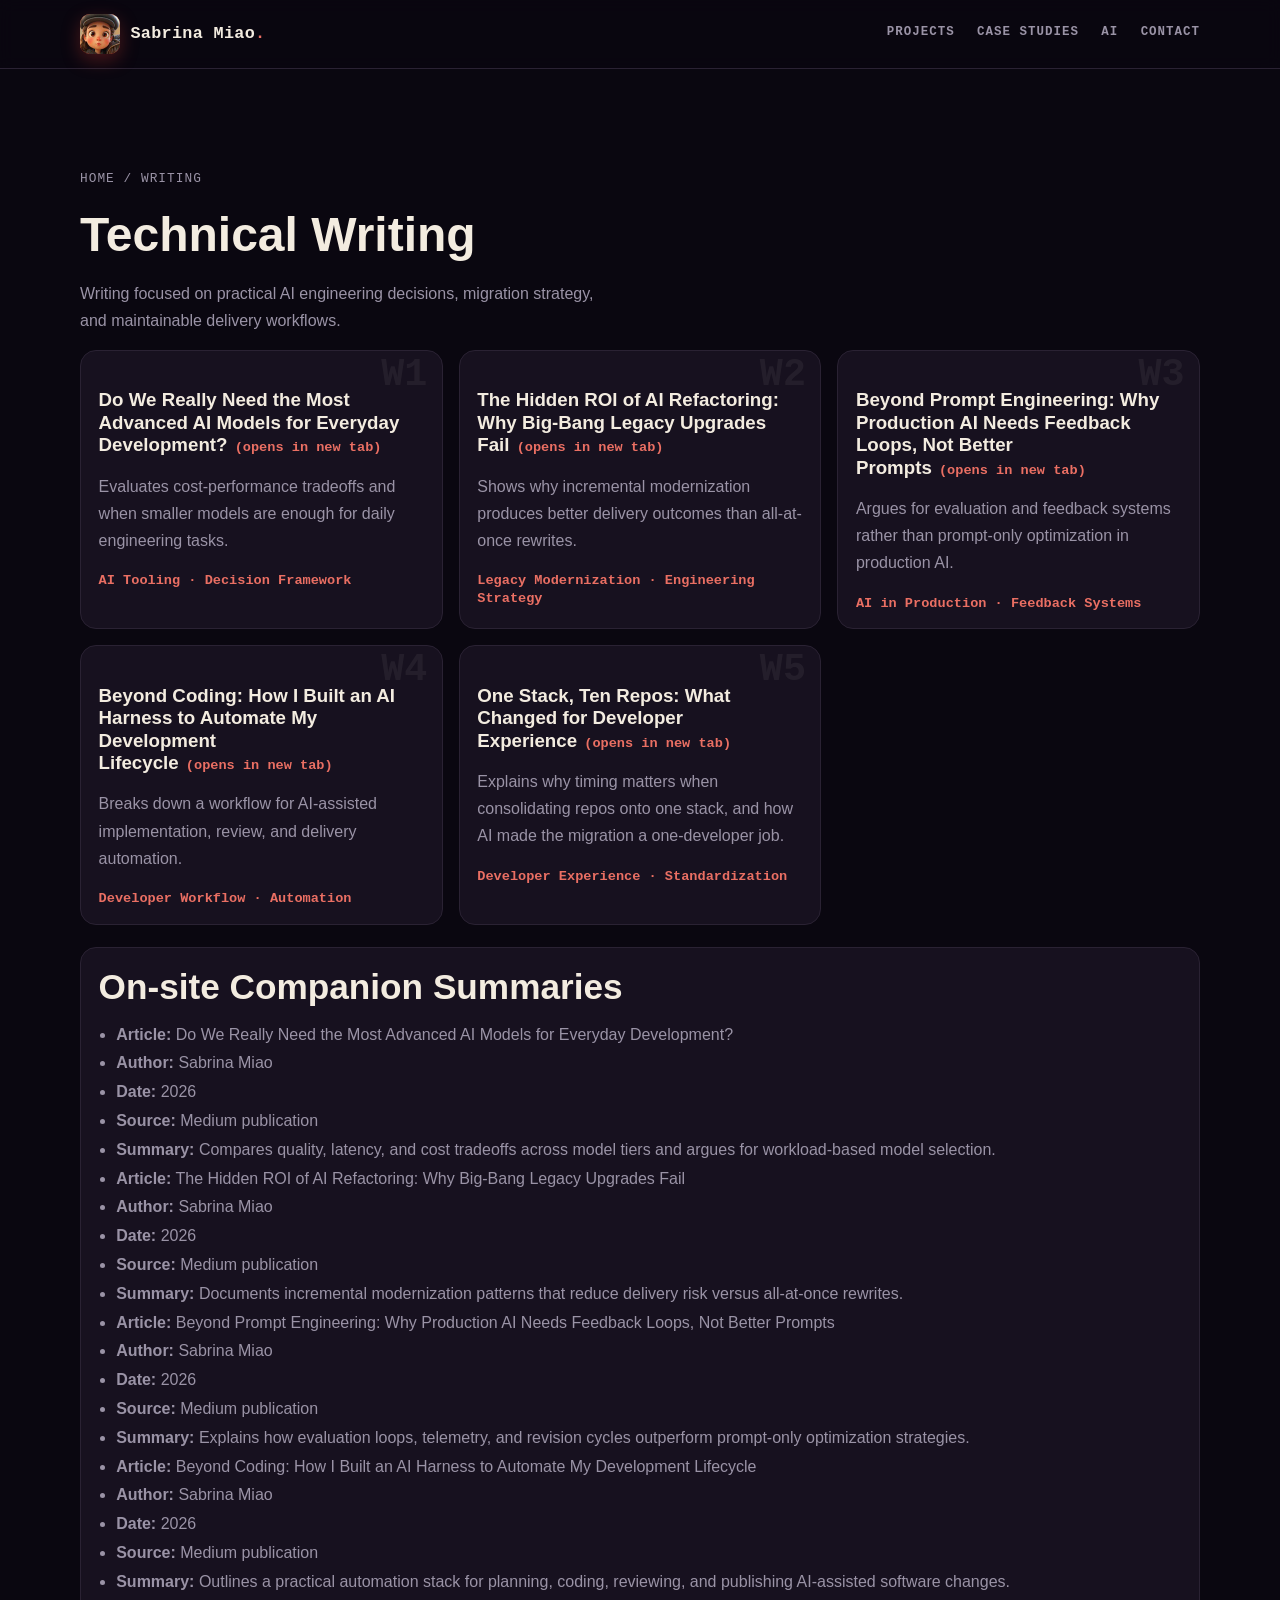
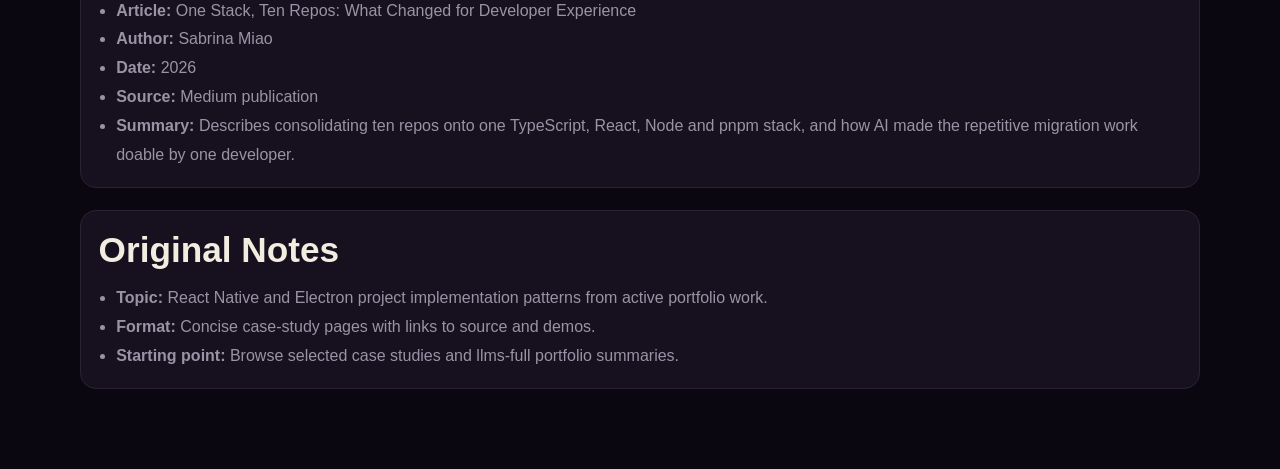
<file: writing/index.html>
<!doctype html>
<html lang="en">
  <head>
    <meta charset="UTF-8" />
    <meta name="viewport" content="width=device-width, initial-scale=1.0" />
    <meta
      name="description"
      content="Technical writing by Sabrina Miao on AI-assisted development, refactoring strategy, and production engineering workflows."
    />
    <link rel="canonical" href="https://sabrinamiao.github.io/sabrinamiao/writing/" />
    <meta property="og:type" content="website" />
    <meta property="og:title" content="Technical Writing | Sabrina Miao" />
    <meta property="og:description" content="Original writing and publication links from Sabrina Miao." />
    <meta property="og:url" content="https://sabrinamiao.github.io/sabrinamiao/writing/" />
    <meta property="og:image" content="https://sabrinamiao.github.io/sabrinamiao/images/og-image.png" />
    <meta property="og:image:alt" content="Technical writing page preview from Sabrina Miao portfolio" />
    <meta name="twitter:card" content="summary_large_image" />
    <meta name="twitter:title" content="Technical Writing | Sabrina Miao" />
    <meta name="twitter:description" content="Original writing and publication links from Sabrina Miao." />
    <meta name="twitter:image" content="https://sabrinamiao.github.io/sabrinamiao/images/og-image.png" />
    <meta name="twitter:image:alt" content="Technical writing page preview from Sabrina Miao portfolio" />
    <title>Technical Writing | Sabrina Miao</title>
    <link rel="icon" type="image/jpeg" href="../images/logo.jpeg" />
    <link rel="stylesheet" href="../styles.css" />
    <script type="application/ld+json">
      {
        "@context": "https://schema.org",
        "@graph": [
          {
            "@id": "https://sabrinamiao.github.io/sabrinamiao/#person",
            "@type": "Person",
            "name": "Sabrina Miao",
            "url": "https://sabrinamiao.github.io/sabrinamiao/"
          },
          {
            "@id": "https://sabrinamiao.github.io/sabrinamiao/writing/#list",
            "@type": "ItemList",
            "name": "Sabrina Miao writing",
            "itemListElement": [
              {
                "@type": "ListItem",
                "position": 1,
                "item": {
                  "@type": "BlogPosting",
                  "headline": "Do We Really Need the Most Advanced AI Models for Everyday Development?",
                  "url": "https://medium.com/@sabrinamsh/do-we-really-need-the-most-advanced-ai-models-for-everyday-development-6ef76b31880a",
                  "author": { "@id": "https://sabrinamiao.github.io/sabrinamiao/#person" }
                }
              },
              {
                "@type": "ListItem",
                "position": 2,
                "item": {
                  "@type": "BlogPosting",
                  "headline": "The Hidden ROI of AI Refactoring: Why Big-Bang Legacy Upgrades Fail",
                  "url": "https://medium.com/@sabrinamsh/the-hidden-roi-of-ai-refactoring-why-big-bang-legacy-upgrades-fail-b935896bffda",
                  "author": { "@id": "https://sabrinamiao.github.io/sabrinamiao/#person" }
                }
              },
              {
                "@type": "ListItem",
                "position": 3,
                "item": {
                  "@type": "BlogPosting",
                  "headline": "Beyond Prompt Engineering: Why Production AI Needs Feedback Loops, Not Better Prompts",
                  "url": "https://medium.com/@sabrinamsh/beyond-prompt-engineering-why-production-ai-needs-feedback-loops-not-better-prompts-7052b566ba8b",
                  "author": { "@id": "https://sabrinamiao.github.io/sabrinamiao/#person" }
                }
              },
              {
                "@type": "ListItem",
                "position": 4,
                "item": {
                  "@type": "BlogPosting",
                  "headline": "Beyond Coding: How I Built an AI Harness to Automate My Development Lifecycle",
                  "url": "https://medium.com/@sabrinamsh/beyond-coding-how-i-built-an-ai-harness-to-automate-my-development-lifecycle-77ea5e1788de",
                  "author": { "@id": "https://sabrinamiao.github.io/sabrinamiao/#person" }
                }
              },
              {
                "@type": "ListItem",
                "position": 5,
                "item": {
                  "@type": "BlogPosting",
                  "headline": "One Stack, Ten Repos: What Changed for Developer Experience",
                  "url": "https://medium.com/@sabrinamsh/one-stack-ten-repos-what-changed-for-developer-experience-fe0c35256217",
                  "author": { "@id": "https://sabrinamiao.github.io/sabrinamiao/#person" }
                }
              }
            ]
          }
        ]
      }
    </script>
  </head>
  <body>
    <a class="skip-link" href="#main">Skip to main content</a>
    <header class="site-header">
      <div class="container nav">
        <a class="brand" href="../index.html" aria-label="Sabrina Miao home">
          <span class="brand-mark">
            <img src="../images/logo-80.jpeg" alt="" width="40" height="40" loading="eager" decoding="async" />
          </span>
          <span class="brand-name">Sabrina Miao<span class="dot">.</span></span>
        </a>
        <nav aria-label="Primary">
          <a href="../index.html#projects">Projects</a>
          <a href="../case-studies/index.html">Case Studies</a>
          <a href="../index.html#ai">AI</a>
          <a href="../index.html#contact">Contact</a>
        </nav>
      </div>
    </header>

    <main id="main" class="subpage">
      <section class="section">
        <div class="container">
          <p class="breadcrumb"><a href="../index.html">Home</a> / Writing</p>
          <h1>Technical Writing</h1>
          <p class="lead">
            Writing focused on practical AI engineering decisions, migration strategy,
            and maintainable delivery workflows.
          </p>

          <div class="projects-grid">
            <article class="project-card" data-index="W1">
              <h3>
                <a href="https://medium.com/@sabrinamsh/do-we-really-need-the-most-advanced-ai-models-for-everyday-development-6ef76b31880a" target="_blank" rel="noopener noreferrer">
                  Do We Really Need the Most Advanced AI Models for Everyday Development?<span class="sr-only"> (opens in new tab)</span></a>
              </h3>
              <p>Evaluates cost-performance tradeoffs and when smaller models are enough for daily engineering tasks.</p>
              <span>AI Tooling · Decision Framework</span>
            </article>
            <article class="project-card" data-index="W2">
              <h3>
                <a href="https://medium.com/@sabrinamsh/the-hidden-roi-of-ai-refactoring-why-big-bang-legacy-upgrades-fail-b935896bffda" target="_blank" rel="noopener noreferrer">
                  The Hidden ROI of AI Refactoring: Why Big-Bang Legacy Upgrades Fail<span class="sr-only"> (opens in new tab)</span></a>
              </h3>
              <p>Shows why incremental modernization produces better delivery outcomes than all-at-once rewrites.</p>
              <span>Legacy Modernization · Engineering Strategy</span>
            </article>
            <article class="project-card" data-index="W3">
              <h3>
                <a href="https://medium.com/@sabrinamsh/beyond-prompt-engineering-why-production-ai-needs-feedback-loops-not-better-prompts-7052b566ba8b" target="_blank" rel="noopener noreferrer">
                  Beyond Prompt Engineering: Why Production AI Needs Feedback Loops, Not Better Prompts<span class="sr-only"> (opens in new tab)</span></a>
              </h3>
              <p>Argues for evaluation and feedback systems rather than prompt-only optimization in production AI.</p>
              <span>AI in Production · Feedback Systems</span>
            </article>
            <article class="project-card" data-index="W4">
              <h3>
                <a href="https://medium.com/@sabrinamsh/beyond-coding-how-i-built-an-ai-harness-to-automate-my-development-lifecycle-77ea5e1788de" target="_blank" rel="noopener noreferrer">
                  Beyond Coding: How I Built an AI Harness to Automate My Development Lifecycle<span class="sr-only"> (opens in new tab)</span></a>
              </h3>
              <p>Breaks down a workflow for AI-assisted implementation, review, and delivery automation.</p>
              <span>Developer Workflow · Automation</span>
            </article>
            <article class="project-card" data-index="W5">
              <h3>
                <a href="https://medium.com/@sabrinamsh/one-stack-ten-repos-what-changed-for-developer-experience-fe0c35256217" target="_blank" rel="noopener noreferrer">
                  One Stack, Ten Repos: What Changed for Developer Experience<span class="sr-only"> (opens in new tab)</span></a>
              </h3>
              <p>Explains why timing matters when consolidating repos onto one stack, and how AI made the migration a one-developer job.</p>
              <span>Developer Experience · Standardization</span>
            </article>
          </div>

          <article class="detail-card">
            <h2>On-site Companion Summaries</h2>
            <ul class="detail-meta">
              <li><strong>Article:</strong> Do We Really Need the Most Advanced AI Models for Everyday Development?</li>
              <li><strong>Author:</strong> Sabrina Miao</li>
              <li><strong>Date:</strong> 2026</li>
              <li><strong>Source:</strong> <a href="https://medium.com/@sabrinamsh/do-we-really-need-the-most-advanced-ai-models-for-everyday-development-6ef76b31880a" target="_blank" rel="noopener noreferrer">Medium publication<span class="sr-only"> (opens in new tab)</span></a></li>
              <li><strong>Summary:</strong> Compares quality, latency, and cost tradeoffs across model tiers and argues for workload-based model selection.</li>
            </ul>
            <ul class="detail-meta">
              <li><strong>Article:</strong> The Hidden ROI of AI Refactoring: Why Big-Bang Legacy Upgrades Fail</li>
              <li><strong>Author:</strong> Sabrina Miao</li>
              <li><strong>Date:</strong> 2026</li>
              <li><strong>Source:</strong> <a href="https://medium.com/@sabrinamsh/the-hidden-roi-of-ai-refactoring-why-big-bang-legacy-upgrades-fail-b935896bffda" target="_blank" rel="noopener noreferrer">Medium publication<span class="sr-only"> (opens in new tab)</span></a></li>
              <li><strong>Summary:</strong> Documents incremental modernization patterns that reduce delivery risk versus all-at-once rewrites.</li>
            </ul>
            <ul class="detail-meta">
              <li><strong>Article:</strong> Beyond Prompt Engineering: Why Production AI Needs Feedback Loops, Not Better Prompts</li>
              <li><strong>Author:</strong> Sabrina Miao</li>
              <li><strong>Date:</strong> 2026</li>
              <li><strong>Source:</strong> <a href="https://medium.com/@sabrinamsh/beyond-prompt-engineering-why-production-ai-needs-feedback-loops-not-better-prompts-7052b566ba8b" target="_blank" rel="noopener noreferrer">Medium publication<span class="sr-only"> (opens in new tab)</span></a></li>
              <li><strong>Summary:</strong> Explains how evaluation loops, telemetry, and revision cycles outperform prompt-only optimization strategies.</li>
            </ul>
            <ul class="detail-meta">
              <li><strong>Article:</strong> Beyond Coding: How I Built an AI Harness to Automate My Development Lifecycle</li>
              <li><strong>Author:</strong> Sabrina Miao</li>
              <li><strong>Date:</strong> 2026</li>
              <li><strong>Source:</strong> <a href="https://medium.com/@sabrinamsh/beyond-coding-how-i-built-an-ai-harness-to-automate-my-development-lifecycle-77ea5e1788de" target="_blank" rel="noopener noreferrer">Medium publication<span class="sr-only"> (opens in new tab)</span></a></li>
              <li><strong>Summary:</strong> Outlines a practical automation stack for planning, coding, reviewing, and publishing AI-assisted software changes.</li>
            </ul>
            <ul class="detail-meta">
              <li><strong>Article:</strong> One Stack, Ten Repos: What Changed for Developer Experience</li>
              <li><strong>Author:</strong> Sabrina Miao</li>
              <li><strong>Date:</strong> 2026</li>
              <li><strong>Source:</strong> <a href="https://medium.com/@sabrinamsh/one-stack-ten-repos-what-changed-for-developer-experience-fe0c35256217" target="_blank" rel="noopener noreferrer">Medium publication<span class="sr-only"> (opens in new tab)</span></a></li>
              <li><strong>Summary:</strong> Describes consolidating ten repos onto one TypeScript, React, Node and pnpm stack, and how AI made the repetitive migration work doable by one developer.</li>
            </ul>
          </article>

          <article class="detail-card">
            <h2>Original Notes</h2>
            <ul class="detail-meta">
              <li><strong>Topic:</strong> React Native and Electron project implementation patterns from active portfolio work.</li>
              <li><strong>Format:</strong> Concise case-study pages with links to source and demos.</li>
              <li><strong>Starting point:</strong> Browse <a href="../case-studies/index.html">selected case studies</a> and <a href="../llms-full.txt">llms-full portfolio summaries</a>.</li>
            </ul>
          </article>
        </div>
      </section>
    </main>
  </body>
</html>
</file>
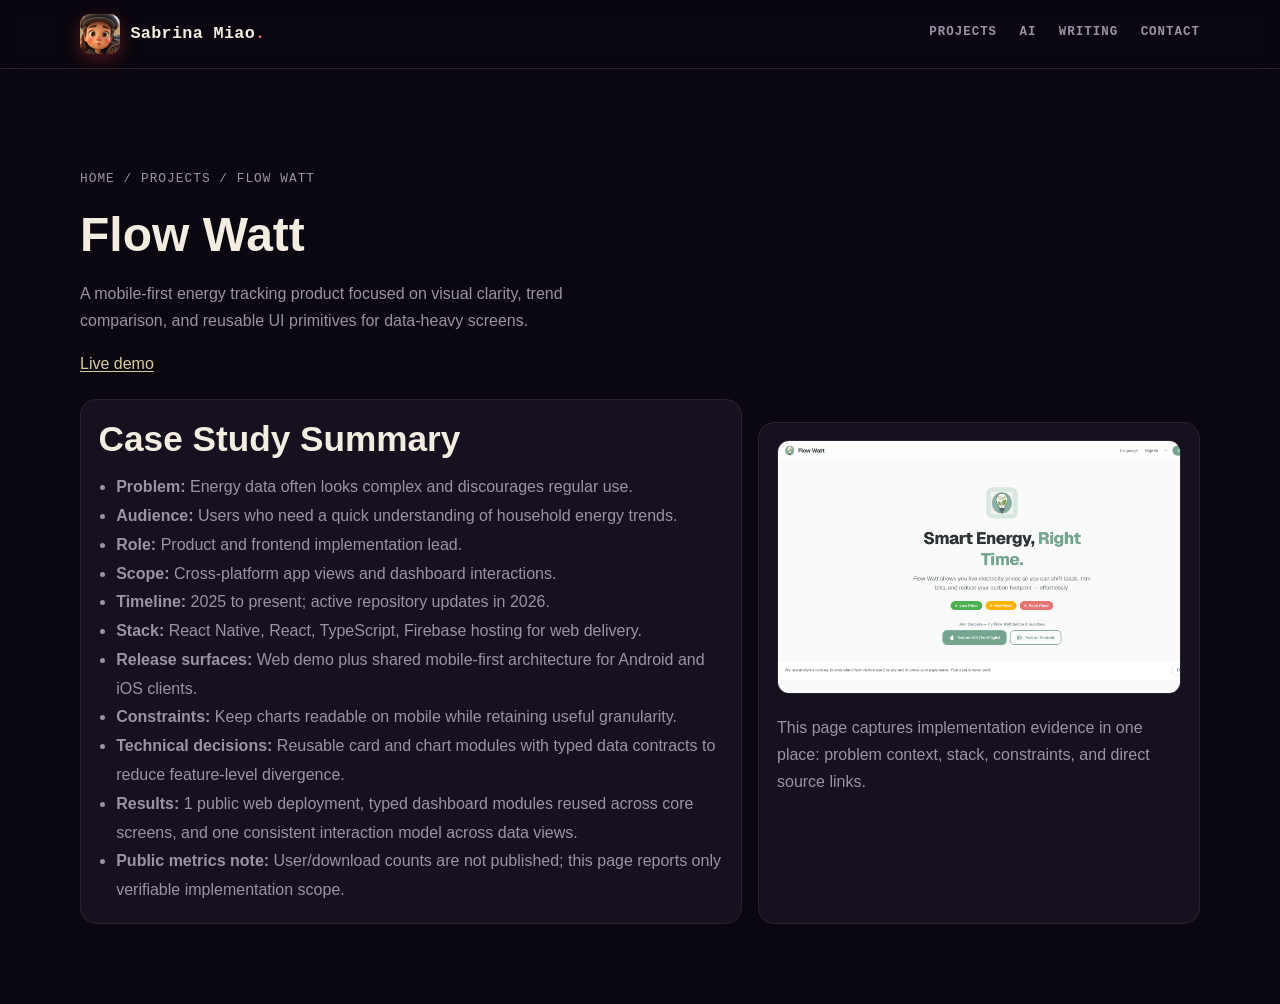
<file: projects/flow-watt.html>
<!doctype html>
<html lang="en">
  <head>
    <meta charset="UTF-8" />
    <meta name="viewport" content="width=device-width, initial-scale=1.0" />
    <meta
      name="description"
      content="Flow Watt case study by Sabrina Miao: a React Native and TypeScript app for energy tracking and visualization."
    />
    <link rel="canonical" href="https://sabrinamiao.github.io/sabrinamiao/projects/flow-watt.html" />
    <meta property="og:type" content="article" />
    <meta property="og:title" content="Flow Watt Case Study | Sabrina Miao" />
    <meta property="og:description" content="Problem framing, stack choices, and outcomes for the Flow Watt energy-tracking project." />
    <meta property="og:url" content="https://sabrinamiao.github.io/sabrinamiao/projects/flow-watt.html" />
    <meta property="og:image" content="https://sabrinamiao.github.io/sabrinamiao/images/projects/flow-watt-live.png" />
    <meta property="og:image:alt" content="Flow Watt project preview" />
    <meta name="twitter:card" content="summary_large_image" />
    <meta name="twitter:title" content="Flow Watt Case Study | Sabrina Miao" />
    <meta name="twitter:description" content="Problem framing, stack choices, and outcomes for the Flow Watt energy-tracking project." />
    <meta name="twitter:image" content="https://sabrinamiao.github.io/sabrinamiao/images/projects/flow-watt-live.png" />
    <meta name="twitter:image:alt" content="Flow Watt project preview" />
    <title>Flow Watt Case Study | Sabrina Miao</title>
    <link rel="icon" type="image/jpeg" href="../images/logo.jpeg" />
    <link rel="stylesheet" href="../styles.css" />
    <script type="application/ld+json">
      {
        "@context": "https://schema.org",
        "@graph": [
          {
            "@id": "https://sabrinamiao.github.io/sabrinamiao/#person",
            "@type": "Person",
            "name": "Sabrina Miao",
            "url": "https://sabrinamiao.github.io/sabrinamiao/"
          },
          {
            "@id": "https://sabrinamiao.github.io/sabrinamiao/projects/flow-watt.html#project",
            "@type": ["CreativeWork", "SoftwareApplication"],
            "name": "Flow Watt",
            "url": "https://watt-wise-190d9.web.app/",
            "image": "https://sabrinamiao.github.io/sabrinamiao/images/projects/flow-watt-live.png",
            "author": {
              "@id": "https://sabrinamiao.github.io/sabrinamiao/#person"
            },
            "dateCreated": "2025-08-30",
            "dateModified": "2026-08-07",
            "applicationCategory": "UtilityApplication",
            "operatingSystem": "Android, iOS, Web",
            "programmingLanguage": "TypeScript",
            "description": "Cross-platform product for tracking energy data and making trends understandable on small screens."
          },
          {
            "@type": "BreadcrumbList",
            "itemListElement": [
              {
                "@type": "ListItem",
                "position": 1,
                "name": "Home",
                "item": "https://sabrinamiao.github.io/sabrinamiao/"
              },
              {
                "@type": "ListItem",
                "position": 2,
                "name": "Case Studies",
                "item": "https://sabrinamiao.github.io/sabrinamiao/case-studies/"
              },
              {
                "@type": "ListItem",
                "position": 3,
                "name": "Flow Watt"
              }
            ]
          }
        ]
      }
    </script>
  </head>
  <body>
    <a class="skip-link" href="#main">Skip to main content</a>
    <header class="site-header">
      <div class="container nav">
        <a class="brand" href="../index.html" aria-label="Sabrina Miao home">
          <span class="brand-mark">
            <img src="../images/logo-80.jpeg" alt="" width="40" height="40" loading="eager" decoding="async" />
          </span>
          <span class="brand-name">Sabrina Miao<span class="dot">.</span></span>
        </a>
        <nav aria-label="Primary">
          <a href="../index.html#projects">Projects</a>
          <a href="../index.html#ai">AI</a>
          <a href="../writing/index.html">Writing</a>
          <a href="../index.html#contact">Contact</a>
        </nav>
      </div>
    </header>

    <main id="main" class="subpage">
      <section class="section">
        <div class="container">
          <p class="breadcrumb"><a href="../index.html">Home</a> / <a href="../index.html#projects">Projects</a> / Flow Watt</p>
          <h1>Flow Watt</h1>
          <p class="lead">
            A mobile-first energy tracking product focused on visual clarity, trend comparison,
            and reusable UI primitives for data-heavy screens.
          </p>
          <p class="project-links">
            <a href="https://watt-wise-190d9.web.app/" target="_blank" rel="noopener noreferrer">Live demo<span class="sr-only"> (opens in new tab)</span></a>
          </p>

          <div class="detail-grid">
            <article class="detail-card">
              <h2>Case Study Summary</h2>
              <ul class="detail-meta">
                <li><strong>Problem:</strong> Energy data often looks complex and discourages regular use.</li>
                <li><strong>Audience:</strong> Users who need a quick understanding of household energy trends.</li>
                <li><strong>Role:</strong> Product and frontend implementation lead.</li>
                <li><strong>Scope:</strong> Cross-platform app views and dashboard interactions.</li>
                <li><strong>Timeline:</strong> 2025 to present; active repository updates in 2026.</li>
                <li><strong>Stack:</strong> React Native, React, TypeScript, Firebase hosting for web delivery.</li>
                <li><strong>Release surfaces:</strong> Web demo plus shared mobile-first architecture for Android and iOS clients.</li>
                <li><strong>Constraints:</strong> Keep charts readable on mobile while retaining useful granularity.</li>
                <li><strong>Technical decisions:</strong> Reusable card and chart modules with typed data contracts to reduce feature-level divergence.</li>
                <li><strong>Results:</strong> 1 public web deployment, typed dashboard modules reused across core screens, and one consistent interaction model across data views.</li>
                <li><strong>Public metrics note:</strong> User/download counts are not published; this page reports only verifiable implementation scope.</li>
              </ul>
            </article>
            <aside class="detail-card">
              <img
                src="../images/projects/flow-watt-live.png"
                alt="Flow Watt project preview"
                width="1280"
                height="720"
                loading="lazy"
                decoding="async"
              />
              <p>
                This page captures implementation evidence in one place: problem context, stack,
                constraints, and direct source links.
              </p>
            </aside>
          </div>
        </div>
      </section>
    </main>
  </body>
</html>
</file>
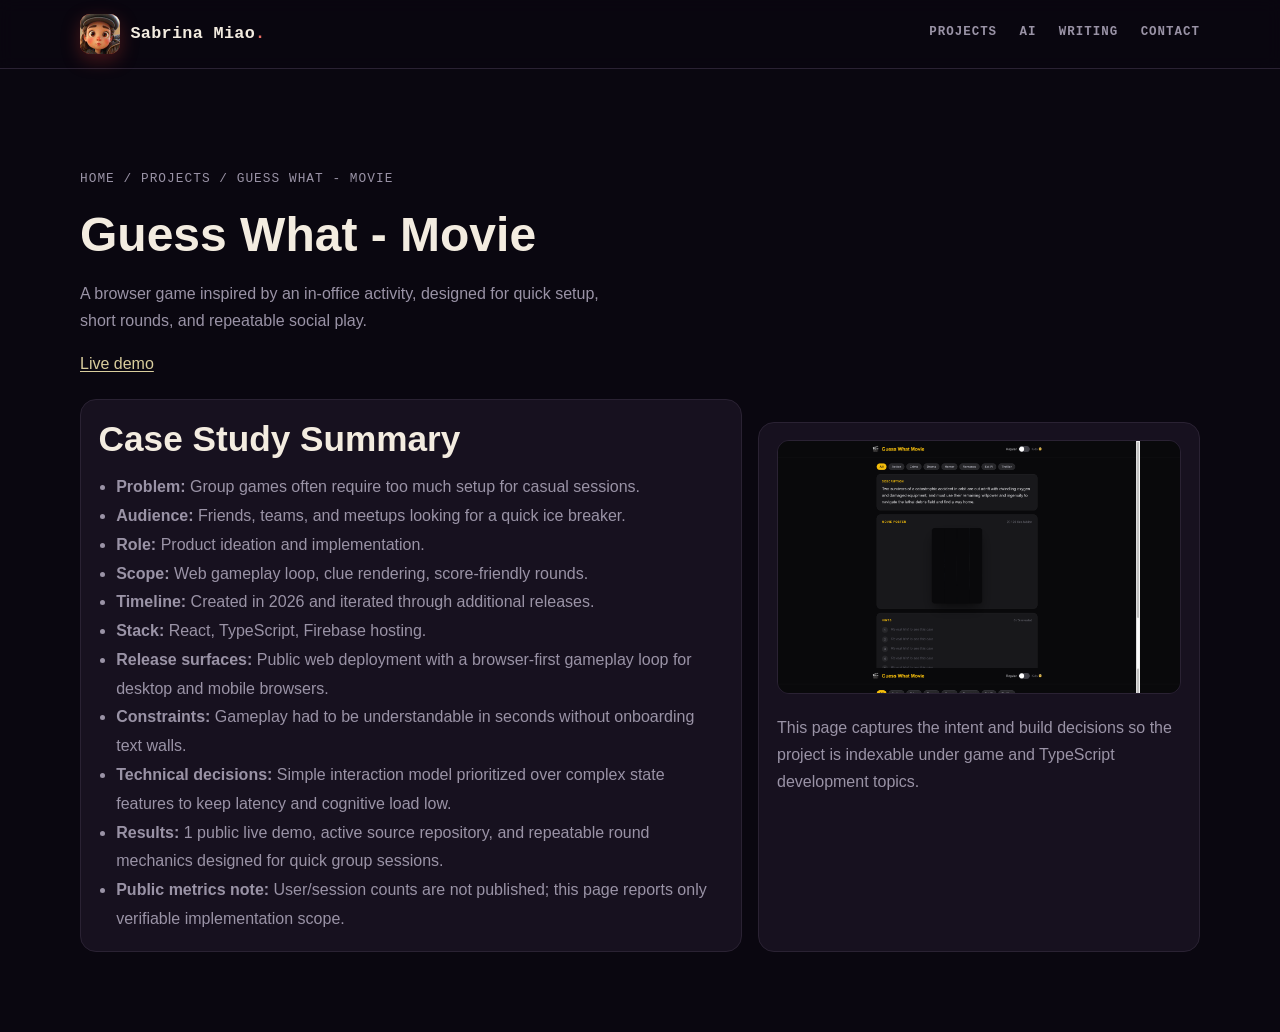
<file: projects/guess-what-movie.html>
<!doctype html>
<html lang="en">
  <head>
    <meta charset="UTF-8" />
    <meta name="viewport" content="width=device-width, initial-scale=1.0" />
    <meta
      name="description"
      content="Guess What - Movie case study by Sabrina Miao: a React and TypeScript social game for quick movie-guessing rounds."
    />
    <link rel="canonical" href="https://sabrinamiao.github.io/sabrinamiao/projects/guess-what-movie.html" />
    <meta property="og:type" content="article" />
    <meta property="og:title" content="Guess What - Movie Case Study | Sabrina Miao" />
    <meta property="og:description" content="Party-ready movie guessing game with fast interactions and low setup friction." />
    <meta property="og:url" content="https://sabrinamiao.github.io/sabrinamiao/projects/guess-what-movie.html" />
    <meta property="og:image" content="https://sabrinamiao.github.io/sabrinamiao/images/projects/guess-what-live.png" />
    <meta property="og:image:alt" content="Guess What - Movie project preview" />
    <meta name="twitter:card" content="summary_large_image" />
    <meta name="twitter:title" content="Guess What - Movie Case Study | Sabrina Miao" />
    <meta name="twitter:description" content="Party-ready movie guessing game with fast interactions and low setup friction." />
    <meta name="twitter:image" content="https://sabrinamiao.github.io/sabrinamiao/images/projects/guess-what-live.png" />
    <meta name="twitter:image:alt" content="Guess What - Movie project preview" />
    <title>Guess What - Movie Case Study | Sabrina Miao</title>
    <link rel="icon" type="image/jpeg" href="../images/logo.jpeg" />
    <link rel="stylesheet" href="../styles.css" />
    <script type="application/ld+json">
      {
        "@context": "https://schema.org",
        "@graph": [
          {
            "@id": "https://sabrinamiao.github.io/sabrinamiao/#person",
            "@type": "Person",
            "name": "Sabrina Miao",
            "url": "https://sabrinamiao.github.io/sabrinamiao/"
          },
          {
            "@id": "https://sabrinamiao.github.io/sabrinamiao/projects/guess-what-movie.html#project",
            "@type": ["CreativeWork", "SoftwareApplication"],
            "name": "Guess What - Movie",
            "url": "https://guess-what-movie.web.app/",
            "image": "https://sabrinamiao.github.io/sabrinamiao/images/projects/guess-what-live.png",
            "author": {
              "@id": "https://sabrinamiao.github.io/sabrinamiao/#person"
            },
            "dateCreated": "2026-03-04",
            "dateModified": "2026-08-07",
            "applicationCategory": "GameApplication",
            "programmingLanguage": "TypeScript",
            "description": "Social movie game for parties and team events with short, repeatable rounds."
          },
          {
            "@type": "BreadcrumbList",
            "itemListElement": [
              {
                "@type": "ListItem",
                "position": 1,
                "name": "Home",
                "item": "https://sabrinamiao.github.io/sabrinamiao/"
              },
              {
                "@type": "ListItem",
                "position": 2,
                "name": "Case Studies",
                "item": "https://sabrinamiao.github.io/sabrinamiao/case-studies/"
              },
              {
                "@type": "ListItem",
                "position": 3,
                "name": "Guess What - Movie"
              }
            ]
          }
        ]
      }
    </script>
  </head>
  <body>
    <a class="skip-link" href="#main">Skip to main content</a>
    <header class="site-header">
      <div class="container nav">
        <a class="brand" href="../index.html" aria-label="Sabrina Miao home">
          <span class="brand-mark">
            <img src="../images/logo-80.jpeg" alt="" width="40" height="40" loading="eager" decoding="async" />
          </span>
          <span class="brand-name">Sabrina Miao<span class="dot">.</span></span>
        </a>
        <nav aria-label="Primary">
          <a href="../index.html#projects">Projects</a>
          <a href="../index.html#ai">AI</a>
          <a href="../writing/index.html">Writing</a>
          <a href="../index.html#contact">Contact</a>
        </nav>
      </div>
    </header>

    <main id="main" class="subpage">
      <section class="section">
        <div class="container">
          <p class="breadcrumb"><a href="../index.html">Home</a> / <a href="../index.html#projects">Projects</a> / Guess What - Movie</p>
          <h1>Guess What - Movie</h1>
          <p class="lead">
            A browser game inspired by an in-office activity, designed for quick setup, short
            rounds, and repeatable social play.
          </p>
          <p class="project-links">
            <a href="https://guess-what-movie.web.app/" target="_blank" rel="noopener noreferrer">Live demo<span class="sr-only"> (opens in new tab)</span></a>
          </p>

          <div class="detail-grid">
            <article class="detail-card">
              <h2>Case Study Summary</h2>
              <ul class="detail-meta">
                <li><strong>Problem:</strong> Group games often require too much setup for casual sessions.</li>
                <li><strong>Audience:</strong> Friends, teams, and meetups looking for a quick ice breaker.</li>
                <li><strong>Role:</strong> Product ideation and implementation.</li>
                <li><strong>Scope:</strong> Web gameplay loop, clue rendering, score-friendly rounds.</li>
                <li><strong>Timeline:</strong> Created in 2026 and iterated through additional releases.</li>
                <li><strong>Stack:</strong> React, TypeScript, Firebase hosting.</li>
                <li><strong>Release surfaces:</strong> Public web deployment with a browser-first gameplay loop for desktop and mobile browsers.</li>
                <li><strong>Constraints:</strong> Gameplay had to be understandable in seconds without onboarding text walls.</li>
                <li><strong>Technical decisions:</strong> Simple interaction model prioritized over complex state features to keep latency and cognitive load low.</li>
                <li><strong>Results:</strong> 1 public live demo, active source repository, and repeatable round mechanics designed for quick group sessions.</li>
                <li><strong>Public metrics note:</strong> User/session counts are not published; this page reports only verifiable implementation scope.</li>
              </ul>
            </article>
            <aside class="detail-card">
              <img
                src="../images/projects/guess-what-live.png"
                alt="Guess What - Movie project preview"
                width="1280"
                height="720"
                loading="lazy"
                decoding="async"
              />
              <p>
                This page captures the intent and build decisions so the project is indexable
                under game and TypeScript development topics.
              </p>
            </aside>
          </div>
        </div>
      </section>
    </main>
  </body>
</html>
</file>
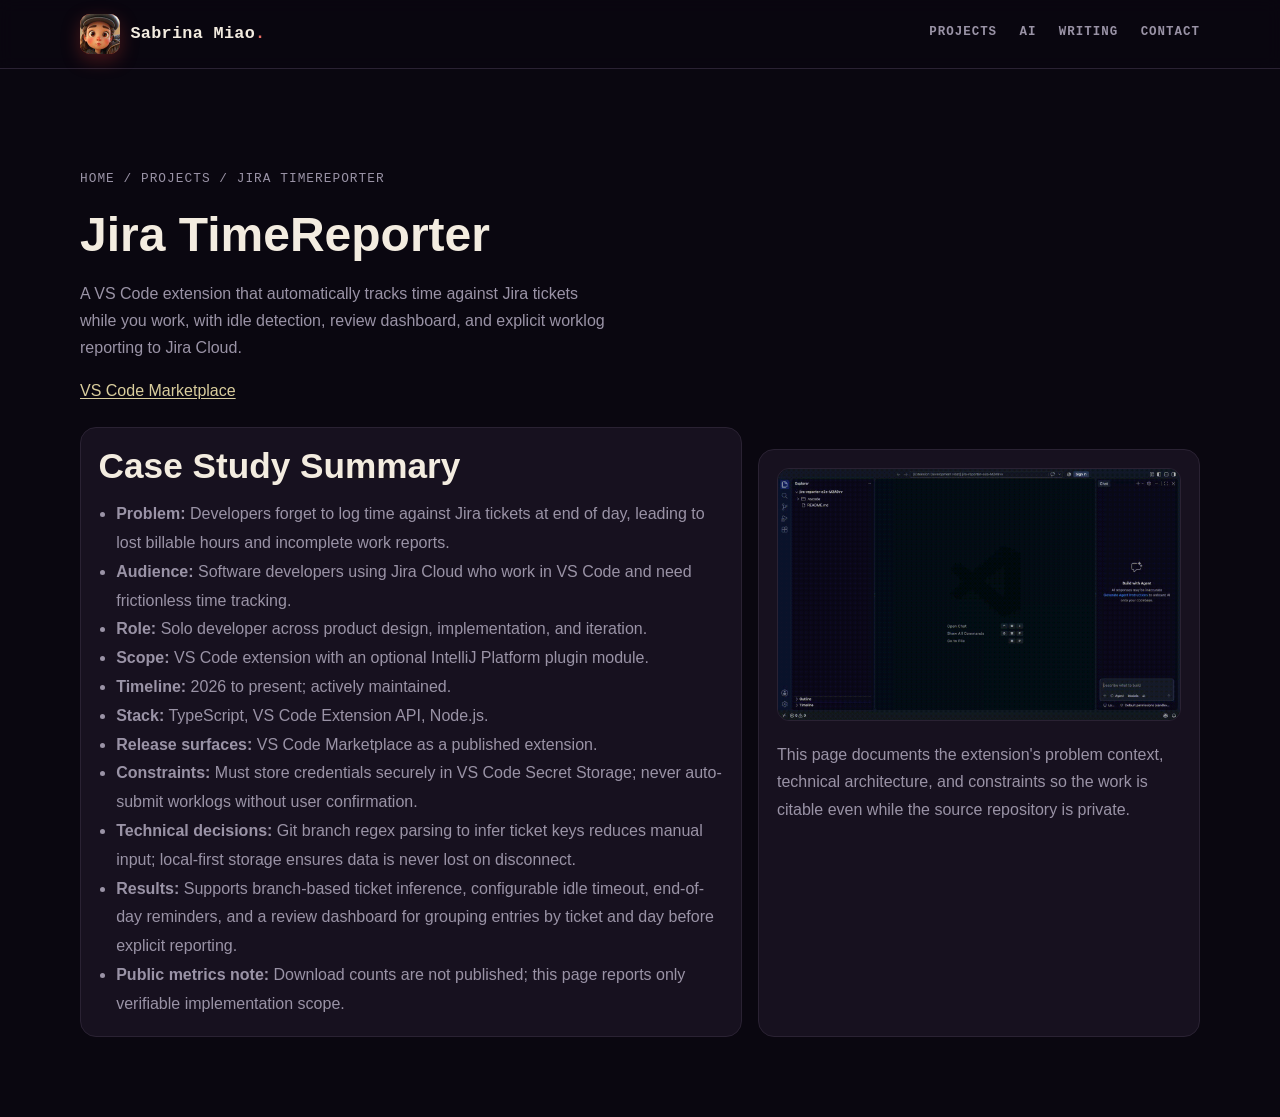
<file: projects/jira-reporter.html>
<!doctype html>
<html lang="en">
  <head>
    <meta charset="UTF-8" />
    <meta name="viewport" content="width=device-width, initial-scale=1.0" />
    <meta
      name="description"
      content="Jira TimeReporter case study by Sabrina Miao: a VSCode extension for automatic Jira worklog time tracking."
    />
    <link rel="canonical" href="https://sabrinamiao.github.io/sabrinamiao/projects/jira-reporter.html" />
    <meta property="og:type" content="article" />
    <meta property="og:title" content="Jira TimeReporter Case Study | Sabrina Miao" />
    <meta property="og:description" content="Problem, role, architecture, constraints, and outcomes for Jira TimeReporter - a VSCode extension for automatic Jira worklog time tracking." />
    <meta property="og:url" content="https://sabrinamiao.github.io/sabrinamiao/projects/jira-reporter.html" />
    <meta property="og:image" content="https://sabrinamiao.github.io/sabrinamiao/images/projects/jira-reporter-preview.jpg" />
    <meta property="og:image:alt" content="Jira TimeReporter project preview" />
    <meta name="twitter:card" content="summary_large_image" />
    <meta name="twitter:title" content="Jira TimeReporter Case Study | Sabrina Miao" />
    <meta name="twitter:description" content="Problem, role, architecture, constraints, and outcomes for Jira TimeReporter - a VSCode extension for automatic Jira worklog time tracking." />
    <meta name="twitter:image" content="https://sabrinamiao.github.io/sabrinamiao/images/projects/jira-reporter-preview.jpg" />
    <meta name="twitter:image:alt" content="Jira TimeReporter project preview" />
    <title>Jira TimeReporter Case Study | Sabrina Miao</title>
    <link rel="icon" type="image/jpeg" href="../images/logo.jpeg" />
    <link rel="stylesheet" href="../styles.css" />
    <script type="application/ld+json">
      {
        "@context": "https://schema.org",
        "@graph": [
          {
            "@id": "https://sabrinamiao.github.io/sabrinamiao/#person",
            "@type": "Person",
            "name": "Sabrina Miao",
            "url": "https://sabrinamiao.github.io/sabrinamiao/"
          },
          {
            "@id": "https://sabrinamiao.github.io/sabrinamiao/projects/jira-reporter.html#page",
            "@type": "WebPage",
            "name": "Jira TimeReporter Case Study",
            "url": "https://sabrinamiao.github.io/sabrinamiao/projects/jira-reporter.html",
            "mainEntity": {
              "@id": "https://sabrinamiao.github.io/sabrinamiao/projects/jira-reporter.html#project"
            }
          },
          {
            "@id": "https://sabrinamiao.github.io/sabrinamiao/projects/jira-reporter.html#project",
            "@type": ["CreativeWork", "SoftwareApplication"],
            "name": "Jira TimeReporter",
            "image": "https://sabrinamiao.github.io/sabrinamiao/images/projects/jira-reporter-preview.jpg",
            "author": {
              "@id": "https://sabrinamiao.github.io/sabrinamiao/#person"
            },
            "dateCreated": "2026-01-01",
            "dateModified": "2026-08-27",
            "programmingLanguage": "TypeScript",
            "applicationCategory": "DeveloperTool",
            "operatingSystem": "VS Code Extension",
            "description": "VS Code extension that tracks time against Jira tickets automatically from Git branches, with idle detection, review dashboard, and explicit worklog reporting to Jira Cloud."
          },
          {
            "@type": "BreadcrumbList",
            "itemListElement": [
              {
                "@type": "ListItem",
                "position": 1,
                "name": "Home",
                "item": "https://sabrinamiao.github.io/sabrinamiao/"
              },
              {
                "@type": "ListItem",
                "position": 2,
                "name": "Projects",
                "item": "https://sabrinamiao.github.io/sabrinamiao/index.html#projects"
              },
              {
                "@type": "ListItem",
                "position": 3,
                "name": "Jira TimeReporter"
              }
            ]
          }
        ]
      }
    </script>
  </head>
  <body>
    <a class="skip-link" href="#main">Skip to main content</a>
    <header class="site-header">
      <div class="container nav">
        <a class="brand" href="../index.html" aria-label="Sabrina Miao home">
          <span class="brand-mark">
            <img src="../images/logo-80.jpeg" alt="" width="40" height="40" loading="eager" decoding="async" />
          </span>
          <span class="brand-name">Sabrina Miao<span class="dot">.</span></span>
        </a>
        <nav aria-label="Primary">
          <a href="../index.html#projects">Projects</a>
          <a href="../index.html#ai">AI</a>
          <a href="../writing/index.html">Writing</a>
          <a href="../index.html#contact">Contact</a>
        </nav>
      </div>
    </header>

    <main id="main" class="subpage">
      <section class="section">
        <div class="container">
          <p class="breadcrumb"><a href="../index.html">Home</a> / <a href="../index.html#projects">Projects</a> / Jira TimeReporter</p>
          <h1>Jira TimeReporter</h1>
          <p class="lead">
            A VS Code extension that automatically tracks time against Jira tickets while you work,
            with idle detection, review dashboard, and explicit worklog reporting to Jira Cloud.
          </p>
          <p class="project-links">
            <a href="https://marketplace.visualstudio.com/items?itemName=nordikat.jira-timereporter" target="_blank" rel="noopener noreferrer">VS Code Marketplace<span class="sr-only"> (opens in new tab)</span></a>
          </p>

          <div class="detail-grid">
            <article class="detail-card">
              <h2>Case Study Summary</h2>
              <ul class="detail-meta">
                <li><strong>Problem:</strong> Developers forget to log time against Jira tickets at end of day, leading to lost billable hours and incomplete work reports.</li>
                <li><strong>Audience:</strong> Software developers using Jira Cloud who work in VS Code and need frictionless time tracking.</li>
                <li><strong>Role:</strong> Solo developer across product design, implementation, and iteration.</li>
                <li><strong>Scope:</strong> VS Code extension with an optional IntelliJ Platform plugin module.</li>
                <li><strong>Timeline:</strong> 2026 to present; actively maintained.</li>
                <li><strong>Stack:</strong> TypeScript, VS Code Extension API, Node.js.</li>
                <li><strong>Release surfaces:</strong> VS Code Marketplace as a published extension.</li>
                <li><strong>Constraints:</strong> Must store credentials securely in VS Code Secret Storage; never auto-submit worklogs without user confirmation.</li>
                <li><strong>Technical decisions:</strong> Git branch regex parsing to infer ticket keys reduces manual input; local-first storage ensures data is never lost on disconnect.</li>
                <li><strong>Results:</strong> Supports branch-based ticket inference, configurable idle timeout, end-of-day reminders, and a review dashboard for grouping entries by ticket and day before explicit reporting.</li>
                <li><strong>Public metrics note:</strong> Download counts are not published; this page reports only verifiable implementation scope.</li>
              </ul>
            </article>
            <aside class="detail-card">
              <img
                src="../images/projects/jira-reporter-preview.gif"
                alt="Jira TimeReporter project preview"
                width="1280"
                height="720"
                loading="lazy"
                decoding="async"
              />
              <p>
                This page documents the extension's problem context, technical architecture,
                and constraints so the work is citable even while the source repository is private.
              </p>
            </aside>
          </div>
        </div>
      </section>
    </main>
  </body>
</html>
</file>
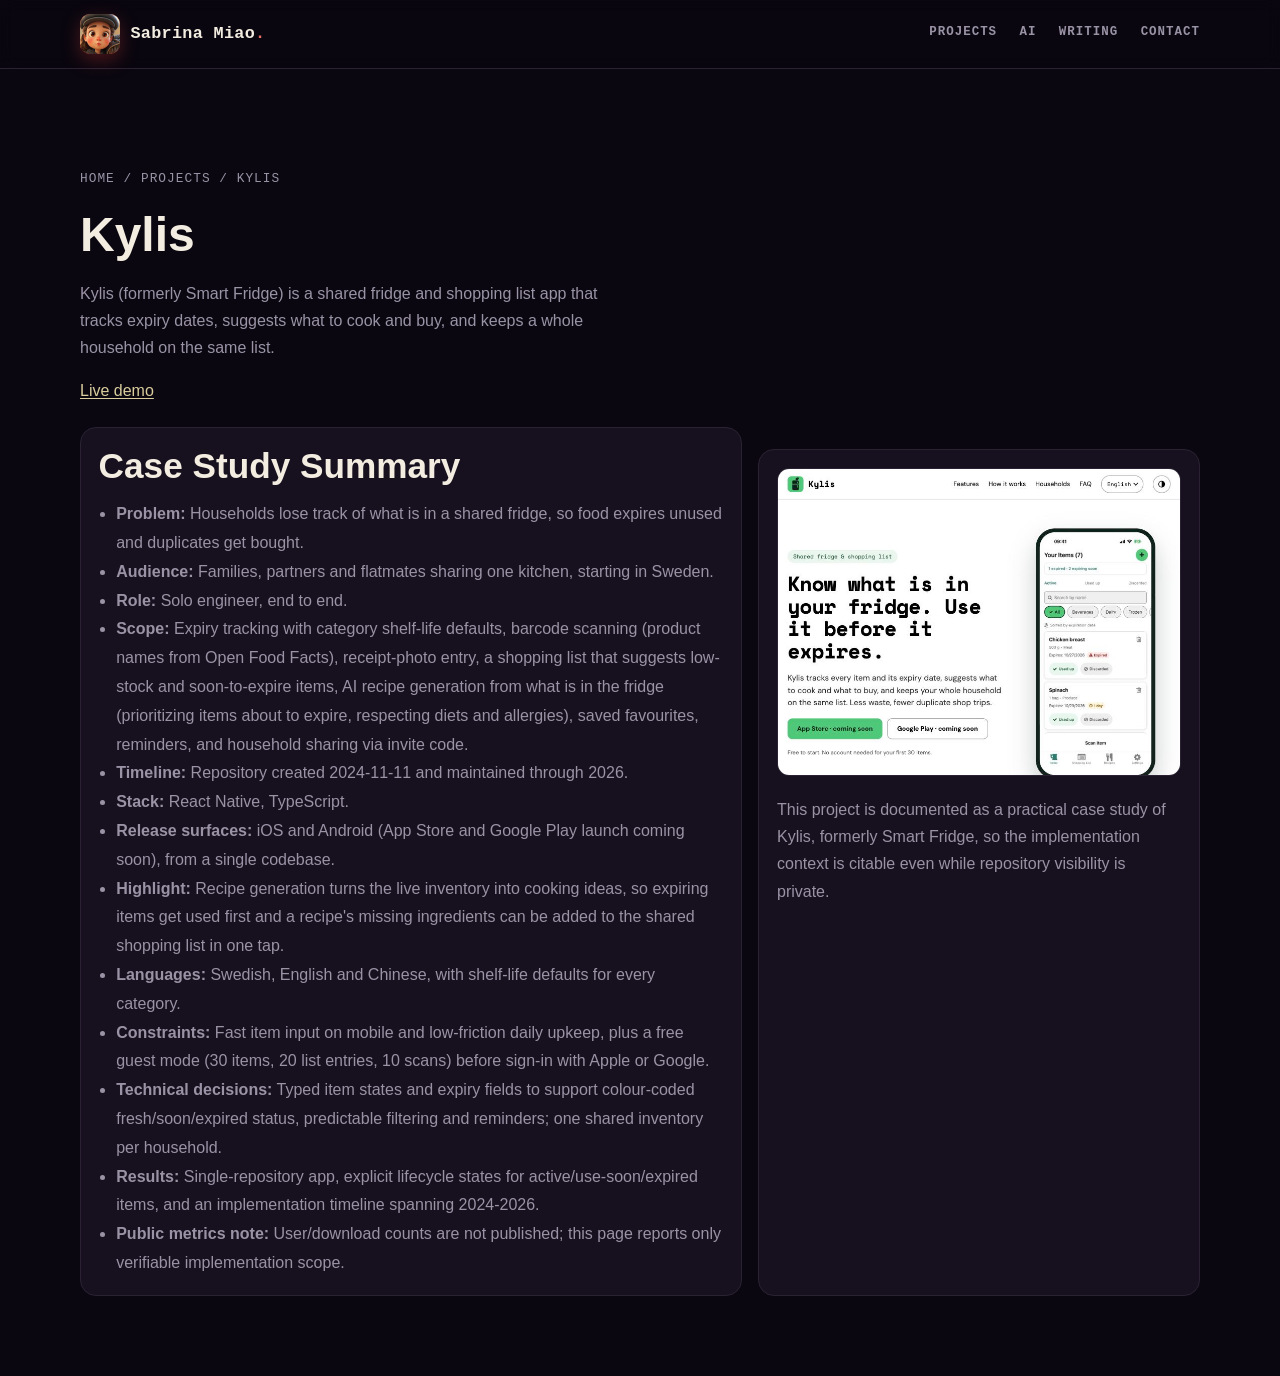
<file: projects/kylis.html>
<!doctype html>
<html lang="en">
  <head>
    <meta charset="UTF-8" />
    <meta name="viewport" content="width=device-width, initial-scale=1.0" />
    <meta
      name="description"
      content="Kylis case study by Sabrina Miao: shared fridge and shopping list app (React Native, TypeScript) that tracks expiry dates and reduces household food waste."
    />
    <link rel="canonical" href="https://sabrinamiao.github.io/sabrinamiao/projects/kylis.html" />
    <meta property="og:type" content="article" />
    <meta property="og:title" content="Kylis Case Study | Sabrina Miao" />
    <meta property="og:description" content="How Kylis tackles food-waste risk with inventory visibility and expiry-aware UX." />
    <meta property="og:url" content="https://sabrinamiao.github.io/sabrinamiao/projects/kylis.html" />
    <meta property="og:image" content="https://sabrinamiao.github.io/sabrinamiao/images/projects/kylis-live.jpg" />
    <meta property="og:image:alt" content="Kylis project preview" />
    <meta name="twitter:card" content="summary_large_image" />
    <meta name="twitter:title" content="Kylis Case Study | Sabrina Miao" />
    <meta name="twitter:description" content="How Kylis tackles food-waste risk with inventory visibility and expiry-aware UX." />
    <meta name="twitter:image" content="https://sabrinamiao.github.io/sabrinamiao/images/projects/kylis-live.jpg" />
    <meta name="twitter:image:alt" content="Kylis project preview" />
    <title>Kylis Case Study | Sabrina Miao</title>
    <link rel="icon" type="image/jpeg" href="../images/logo.jpeg" />
    <link rel="stylesheet" href="../styles.css" />
    <script type="application/ld+json">
      {
        "@context": "https://schema.org",
        "@graph": [
          {
            "@id": "https://sabrinamiao.github.io/sabrinamiao/#person",
            "@type": "Person",
            "name": "Sabrina Miao",
            "url": "https://sabrinamiao.github.io/sabrinamiao/"
          },
          {
            "@id": "https://sabrinamiao.github.io/sabrinamiao/projects/kylis.html#project",
            "@type": ["CreativeWork", "SoftwareApplication"],
            "name": "Kylis",
            "url": "https://kylis-3e9b8.web.app/",
            "sameAs": "https://github.com/sabrinamiao/smart-fridge",
            "image": "https://sabrinamiao.github.io/sabrinamiao/images/projects/kylis-live.jpg",
            "author": {
              "@id": "https://sabrinamiao.github.io/sabrinamiao/#person"
            },
            "dateCreated": "2024-11-11",
            "dateModified": "2026-11-05",
            "applicationCategory": "LifestyleApplication",
            "programmingLanguage": "TypeScript",
            "description": "Mobile inventory management project that helps households track food usage windows and reduce waste."
          },
          {
            "@type": "BreadcrumbList",
            "itemListElement": [
              {
                "@type": "ListItem",
                "position": 1,
                "name": "Home",
                "item": "https://sabrinamiao.github.io/sabrinamiao/"
              },
              {
                "@type": "ListItem",
                "position": 2,
                "name": "Case Studies",
                "item": "https://sabrinamiao.github.io/sabrinamiao/case-studies/"
              },
              {
                "@type": "ListItem",
                "position": 3,
                "name": "Kylis"
              }
            ]
          }
        ]
      }
    </script>
  </head>
  <body>
    <a class="skip-link" href="#main">Skip to main content</a>
    <header class="site-header">
      <div class="container nav">
        <a class="brand" href="../index.html" aria-label="Sabrina Miao home">
          <span class="brand-mark">
            <img src="../images/logo-80.jpeg" alt="" width="40" height="40" loading="eager" decoding="async" />
          </span>
          <span class="brand-name">Sabrina Miao<span class="dot">.</span></span>
        </a>
        <nav aria-label="Primary">
          <a href="../index.html#projects">Projects</a>
          <a href="../index.html#ai">AI</a>
          <a href="../writing/index.html">Writing</a>
          <a href="../index.html#contact">Contact</a>
        </nav>
      </div>
    </header>

    <main id="main" class="subpage">
      <section class="section">
        <div class="container">
          <p class="breadcrumb"><a href="../index.html">Home</a> / <a href="../index.html#projects">Projects</a> / Kylis</p>
          <h1>Kylis</h1>
          <p class="lead">
            Kylis (formerly Smart Fridge) is a shared fridge and shopping list app that tracks
            expiry dates, suggests what to cook and buy, and keeps a whole household on the same list.
          </p>
          <p class="project-links">
            <a href="https://kylis-3e9b8.web.app/" target="_blank" rel="noopener noreferrer">Live demo<span class="sr-only"> (opens in new tab)</span></a>
          </p>

          <div class="detail-grid">
            <article class="detail-card">
              <h2>Case Study Summary</h2>
              <ul class="detail-meta">
                <li><strong>Problem:</strong> Households lose track of what is in a shared fridge, so food expires unused and duplicates get bought.</li>
                <li><strong>Audience:</strong> Families, partners and flatmates sharing one kitchen, starting in Sweden.</li>
                <li><strong>Role:</strong> Solo engineer, end to end.</li>
                <li><strong>Scope:</strong> Expiry tracking with category shelf-life defaults, barcode scanning (product names from Open Food Facts), receipt-photo entry, a shopping list that suggests low-stock and soon-to-expire items, AI recipe generation from what is in the fridge (prioritizing items about to expire, respecting diets and allergies), saved favourites, reminders, and household sharing via invite code.</li>
                <li><strong>Timeline:</strong> Repository created 2024-11-11 and maintained through 2026.</li>
                <li><strong>Stack:</strong> React Native, TypeScript.</li>
                <li><strong>Release surfaces:</strong> iOS and Android (App Store and Google Play launch coming soon), from a single codebase.</li>
                <li><strong>Highlight:</strong> Recipe generation turns the live inventory into cooking ideas, so expiring items get used first and a recipe's missing ingredients can be added to the shared shopping list in one tap.</li>
                <li><strong>Languages:</strong> Swedish, English and Chinese, with shelf-life defaults for every category.</li>
                <li><strong>Constraints:</strong> Fast item input on mobile and low-friction daily upkeep, plus a free guest mode (30 items, 20 list entries, 10 scans) before sign-in with Apple or Google.</li>
                <li><strong>Technical decisions:</strong> Typed item states and expiry fields to support colour-coded fresh/soon/expired status, predictable filtering and reminders; one shared inventory per household.</li>
                <li><strong>Results:</strong> Single-repository app, explicit lifecycle states for active/use-soon/expired items, and an implementation timeline spanning 2024-2026.</li>
                <li><strong>Public metrics note:</strong> User/download counts are not published; this page reports only verifiable implementation scope.</li>
              </ul>
            </article>
            <aside class="detail-card">
              <img
                src="../images/projects/kylis-live.jpg"
                alt="Kylis project preview"
                width="800"
                height="609"
                loading="lazy"
                decoding="async"
              />
              <p>
                This project is documented as a practical case study of Kylis, formerly Smart Fridge, so the implementation
                context is citable even while repository visibility is private.
              </p>
            </aside>
          </div>
        </div>
      </section>
    </main>
  </body>
</html>
</file>
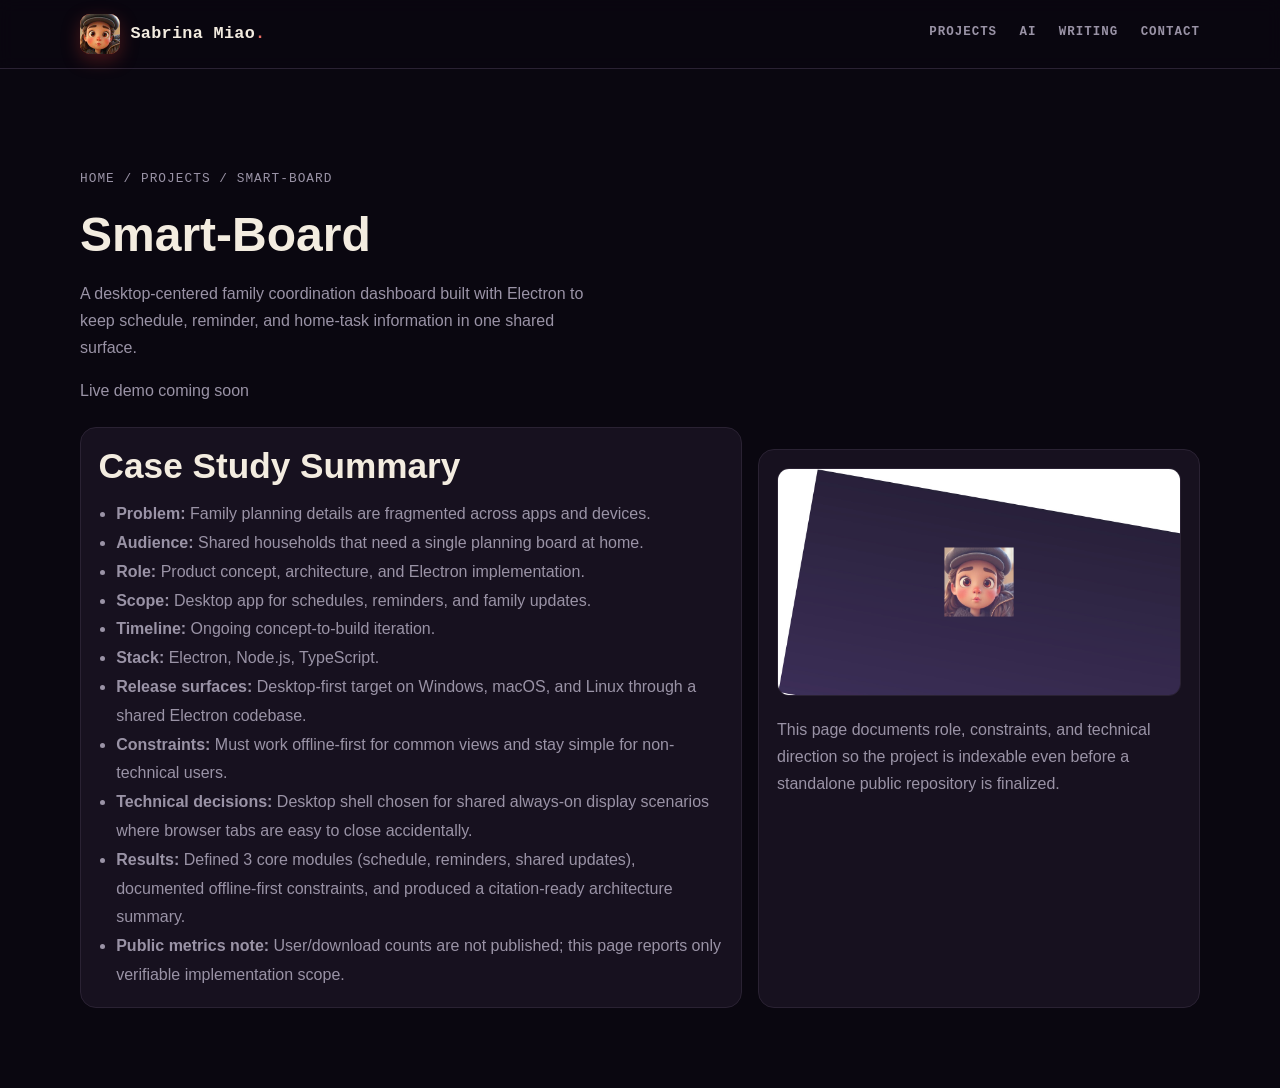
<file: projects/smart-board.html>
<!doctype html>
<html lang="en">
  <head>
    <meta charset="UTF-8" />
    <meta name="viewport" content="width=device-width, initial-scale=1.0" />
    <meta
      name="description"
      content="Smart-Board case study by Sabrina Miao: an Electron desktop dashboard for family planning and shared reminders."
    />
    <link rel="canonical" href="https://sabrinamiao.github.io/sabrinamiao/projects/smart-board.html" />
    <meta property="og:type" content="article" />
    <meta property="og:title" content="Smart-Board Case Study | Sabrina Miao" />
    <meta property="og:description" content="Desktop-first planning dashboard built with Electron and Node.js." />
    <meta property="og:url" content="https://sabrinamiao.github.io/sabrinamiao/projects/smart-board.html" />
    <meta property="og:image" content="https://sabrinamiao.github.io/sabrinamiao/images/projects/smart-board-preview.jpg" />
    <meta property="og:image:alt" content="Smart-Board project preview" />
    <meta name="twitter:card" content="summary_large_image" />
    <meta name="twitter:title" content="Smart-Board Case Study | Sabrina Miao" />
    <meta name="twitter:description" content="Desktop-first planning dashboard built with Electron and Node.js." />
    <meta name="twitter:image" content="https://sabrinamiao.github.io/sabrinamiao/images/projects/smart-board-preview.jpg" />
    <meta name="twitter:image:alt" content="Smart-Board project preview" />
    <title>Smart-Board Case Study | Sabrina Miao</title>
    <link rel="icon" type="image/jpeg" href="../images/logo.jpeg" />
    <link rel="stylesheet" href="../styles.css" />
    <script type="application/ld+json">
      {
        "@context": "https://schema.org",
        "@graph": [
          {
            "@id": "https://sabrinamiao.github.io/sabrinamiao/#person",
            "@type": "Person",
            "name": "Sabrina Miao",
            "url": "https://sabrinamiao.github.io/sabrinamiao/"
          },
          {
            "@id": "https://sabrinamiao.github.io/sabrinamiao/projects/smart-board.html#project",
            "@type": ["CreativeWork", "SoftwareApplication"],
            "name": "Smart-Board",
            "url": "https://sabrinamiao.github.io/sabrinamiao/projects/smart-board.html",
            "image": "https://sabrinamiao.github.io/sabrinamiao/images/projects/smart-board-preview.jpg",
            "author": {
              "@id": "https://sabrinamiao.github.io/sabrinamiao/#person"
            },
            "dateModified": "2026-08-07",
            "applicationCategory": "ProductivityApplication",
            "operatingSystem": "Windows, macOS, Linux",
            "programmingLanguage": "TypeScript",
            "description": "Electron family dashboard centralizing shared plans, reminders, and daily updates on desktop devices."
          },
          {
            "@type": "BreadcrumbList",
            "itemListElement": [
              {
                "@type": "ListItem",
                "position": 1,
                "name": "Home",
                "item": "https://sabrinamiao.github.io/sabrinamiao/"
              },
              {
                "@type": "ListItem",
                "position": 2,
                "name": "Case Studies",
                "item": "https://sabrinamiao.github.io/sabrinamiao/case-studies/"
              },
              {
                "@type": "ListItem",
                "position": 3,
                "name": "Smart-Board"
              }
            ]
          }
        ]
      }
    </script>
  </head>
  <body>
    <a class="skip-link" href="#main">Skip to main content</a>
    <header class="site-header">
      <div class="container nav">
        <a class="brand" href="../index.html" aria-label="Sabrina Miao home">
          <span class="brand-mark">
            <img src="../images/logo-80.jpeg" alt="" width="40" height="40" loading="eager" decoding="async" />
          </span>
          <span class="brand-name">Sabrina Miao<span class="dot">.</span></span>
        </a>
        <nav aria-label="Primary">
          <a href="../index.html#projects">Projects</a>
          <a href="../index.html#ai">AI</a>
          <a href="../writing/index.html">Writing</a>
          <a href="../index.html#contact">Contact</a>
        </nav>
      </div>
    </header>

    <main id="main" class="subpage">
      <section class="section">
        <div class="container">
          <p class="breadcrumb"><a href="../index.html">Home</a> / <a href="../index.html#projects">Projects</a> / Smart-Board</p>
          <h1>Smart-Board</h1>
          <p class="lead">
            A desktop-centered family coordination dashboard built with Electron to keep schedule,
            reminder, and home-task information in one shared surface.
          </p>
          <p class="project-links">
            <span>Live demo coming soon</span>
          </p>

          <div class="detail-grid">
            <article class="detail-card">
              <h2>Case Study Summary</h2>
              <ul class="detail-meta">
                <li><strong>Problem:</strong> Family planning details are fragmented across apps and devices.</li>
                <li><strong>Audience:</strong> Shared households that need a single planning board at home.</li>
                <li><strong>Role:</strong> Product concept, architecture, and Electron implementation.</li>
                <li><strong>Scope:</strong> Desktop app for schedules, reminders, and family updates.</li>
                <li><strong>Timeline:</strong> Ongoing concept-to-build iteration.</li>
                <li><strong>Stack:</strong> Electron, Node.js, TypeScript.</li>
                <li><strong>Release surfaces:</strong> Desktop-first target on Windows, macOS, and Linux through a shared Electron codebase.</li>
                <li><strong>Constraints:</strong> Must work offline-first for common views and stay simple for non-technical users.</li>
                <li><strong>Technical decisions:</strong> Desktop shell chosen for shared always-on display scenarios where browser tabs are easy to close accidentally.</li>
                <li><strong>Results:</strong> Defined 3 core modules (schedule, reminders, shared updates), documented offline-first constraints, and produced a citation-ready architecture summary.</li>
                <li><strong>Public metrics note:</strong> User/download counts are not published; this page reports only verifiable implementation scope.</li>
              </ul>
            </article>
            <aside class="detail-card">
              <img
                src="../images/projects/smart-board-preview.jpg"
                alt="Smart-Board project preview"
                width="1280"
                height="720"
                loading="lazy"
                decoding="async"
              />
              <p>
                This page documents role, constraints, and technical direction so the project is
                indexable even before a standalone public repository is finalized.
              </p>
            </aside>
          </div>
        </div>
      </section>
    </main>
  </body>
</html>
</file>
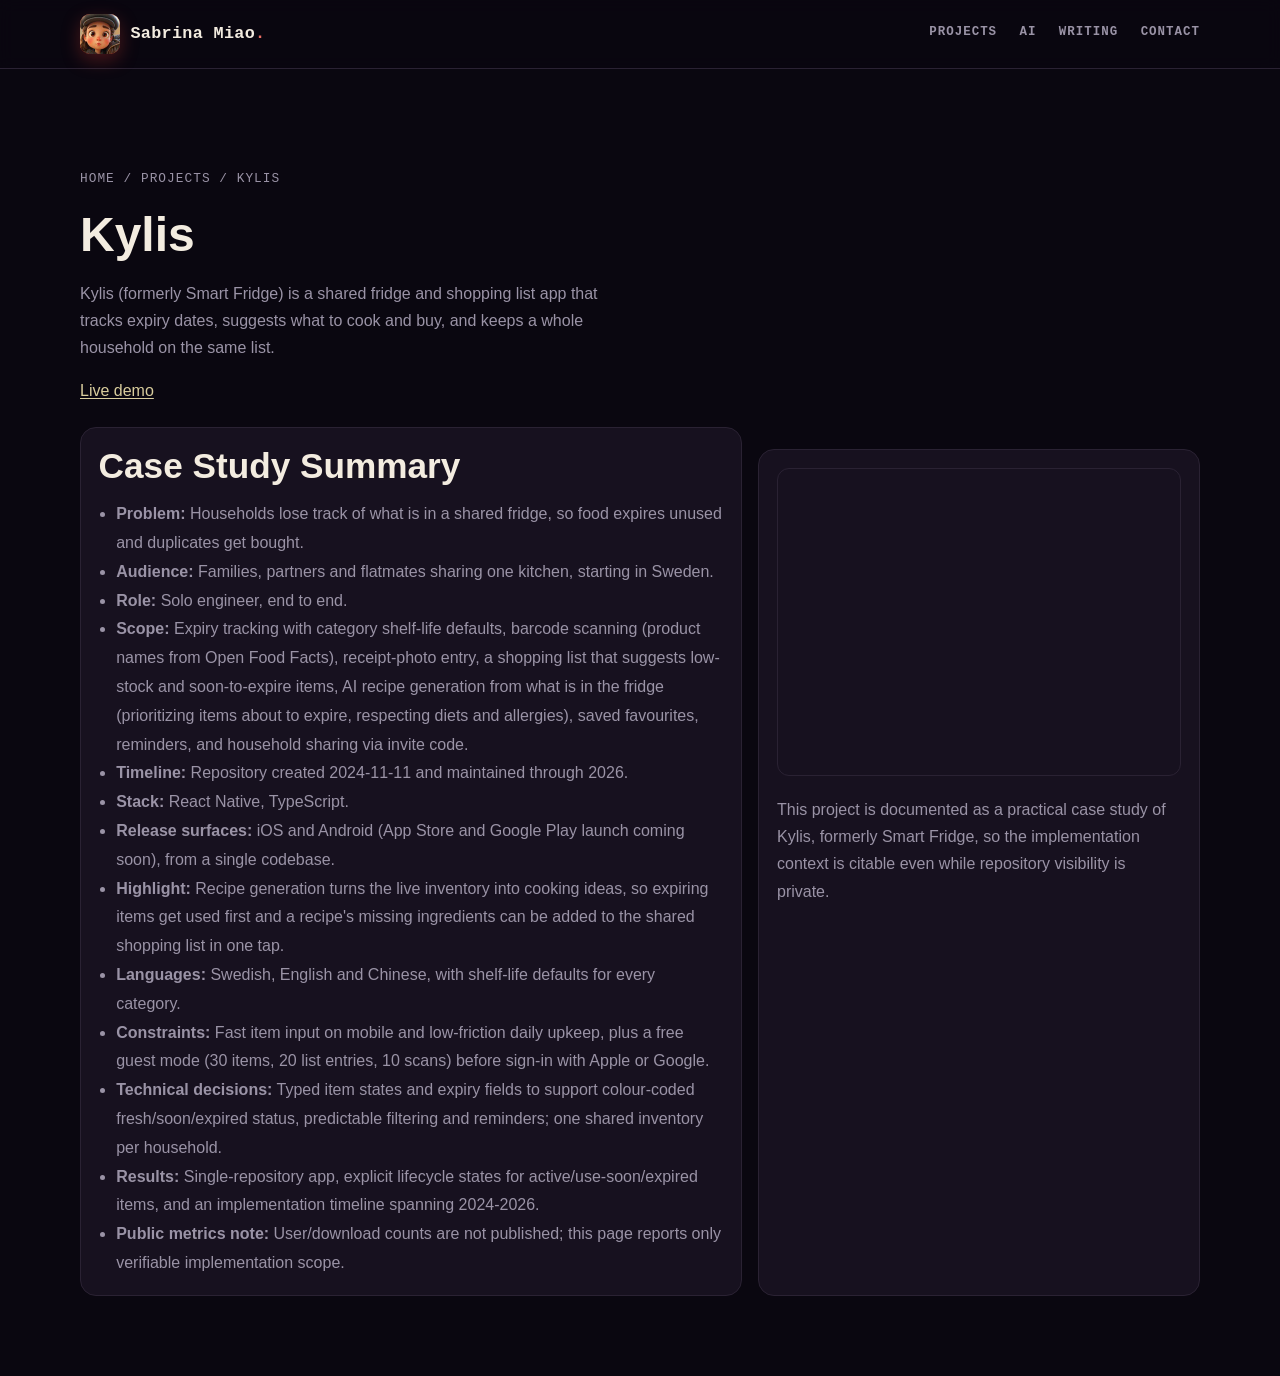
<file: projects/smart-fridge.html>
<!doctype html>
<html lang="en">
  <head>
    <meta charset="UTF-8" />
    <meta name="viewport" content="width=device-width, initial-scale=1.0" />
    <title>Smart Fridge is now Kylis | Sabrina Miao</title>
    <meta name="robots" content="noindex" />
    <link rel="canonical" href="https://sabrinamiao.github.io/sabrinamiao/projects/kylis.html" />
    <meta http-equiv="refresh" content="0; url=kylis.html" />
  </head>
  <body>
    <p>Smart Fridge is now <a href="kylis.html">Kylis</a>.</p>
  </body>
</html>
</file>
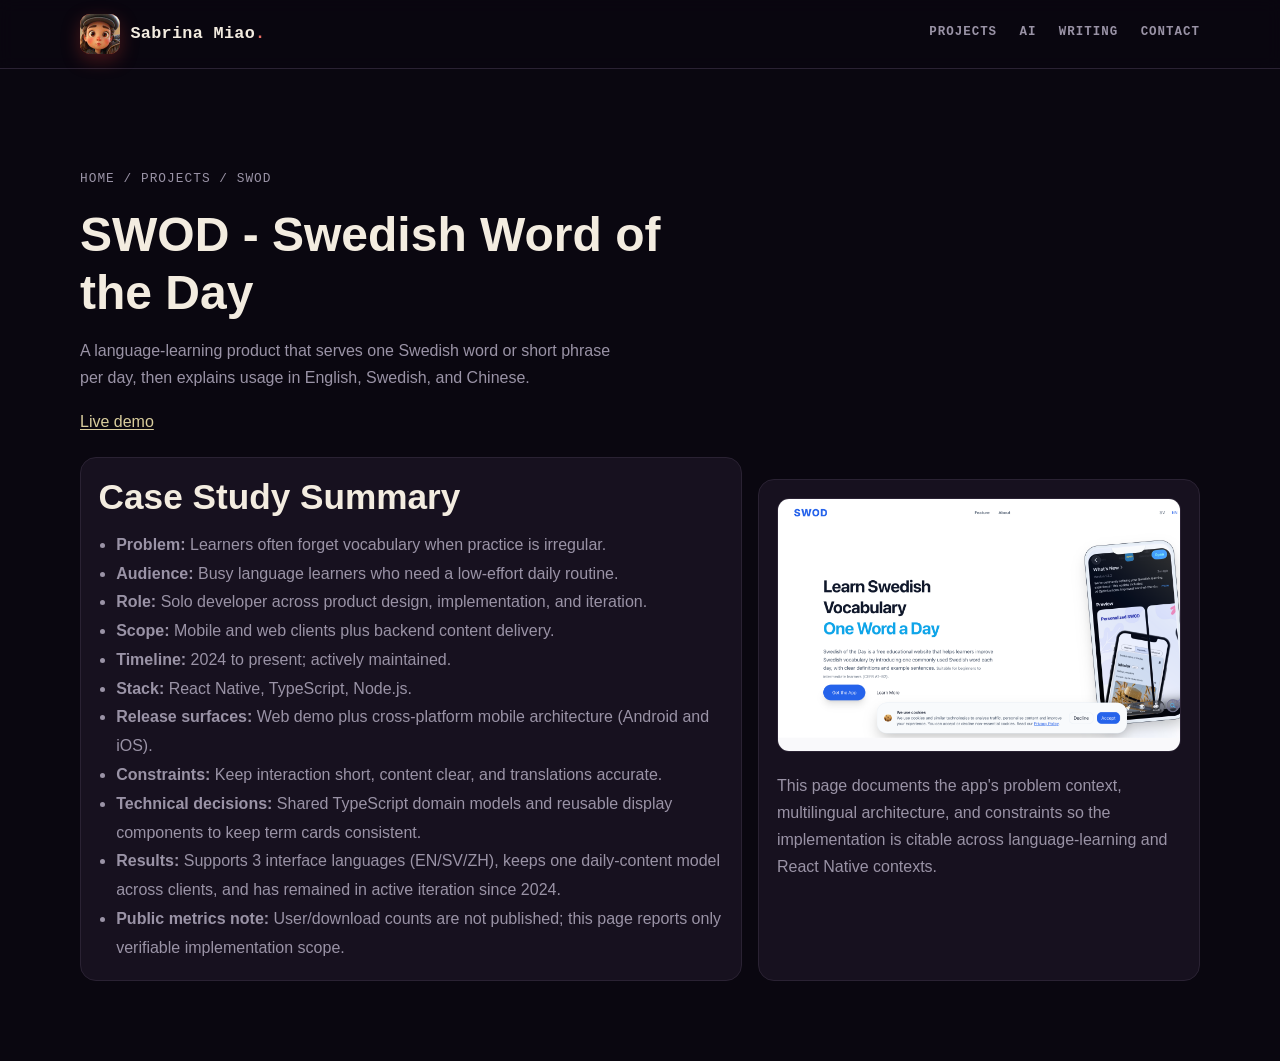
<file: projects/swod.html>
<!doctype html>
<html lang="en">
  <head>
    <meta charset="UTF-8" />
    <meta name="viewport" content="width=device-width, initial-scale=1.0" />
    <meta
      name="description"
      content="SWOD case study by Sabrina Miao: a cross-platform language-learning app built with React Native and TypeScript."
    />
    <link rel="canonical" href="https://sabrinamiao.github.io/sabrinamiao/projects/swod.html" />
    <meta property="og:type" content="article" />
    <meta property="og:title" content="SWOD Case Study | Sabrina Miao" />
    <meta property="og:description" content="Problem, role, architecture, constraints, and outcomes for SWOD - Swedish Word of the Day." />
    <meta property="og:url" content="https://sabrinamiao.github.io/sabrinamiao/projects/swod.html" />
    <meta property="og:image" content="https://sabrinamiao.github.io/sabrinamiao/images/projects/swod-live.png" />
    <meta property="og:image:alt" content="SWOD project preview" />
    <meta name="twitter:card" content="summary_large_image" />
    <meta name="twitter:title" content="SWOD Case Study | Sabrina Miao" />
    <meta name="twitter:description" content="Problem, role, architecture, constraints, and outcomes for SWOD - Swedish Word of the Day." />
    <meta name="twitter:image" content="https://sabrinamiao.github.io/sabrinamiao/images/projects/swod-live.png" />
    <meta name="twitter:image:alt" content="SWOD project preview" />
    <title>SWOD Case Study | Sabrina Miao</title>
    <link rel="icon" type="image/jpeg" href="../images/logo.jpeg" />
    <link rel="stylesheet" href="../styles.css" />
    <script type="application/ld+json">
      {
        "@context": "https://schema.org",
        "@graph": [
          {
            "@id": "https://sabrinamiao.github.io/sabrinamiao/#person",
            "@type": "Person",
            "name": "Sabrina Miao",
            "url": "https://sabrinamiao.github.io/sabrinamiao/"
          },
          {
            "@id": "https://sabrinamiao.github.io/sabrinamiao/projects/swod.html#page",
            "@type": "WebPage",
            "name": "SWOD Case Study",
            "url": "https://sabrinamiao.github.io/sabrinamiao/projects/swod.html",
            "mainEntity": {
              "@id": "https://sabrinamiao.github.io/sabrinamiao/projects/swod.html#project"
            }
          },
          {
            "@id": "https://sabrinamiao.github.io/sabrinamiao/projects/swod.html#project",
            "@type": ["CreativeWork", "SoftwareApplication"],
            "name": "SWOD - Swedish Word of the Day",
            "url": "https://swedishoftheday.se/",
            "image": "https://sabrinamiao.github.io/sabrinamiao/images/projects/swod-live.png",
            "author": {
              "@id": "https://sabrinamiao.github.io/sabrinamiao/#person"
            },
            "dateCreated": "2024-06-08",
            "dateModified": "2026-08-07",
            "programmingLanguage": "TypeScript",
            "applicationCategory": "EducationalApplication",
            "operatingSystem": "Android, iOS, Web",
            "description": "Cross-platform language-learning app that introduces one Swedish word or phrase per day with examples and multilingual context."
          },
          {
            "@type": "BreadcrumbList",
            "itemListElement": [
              {
                "@type": "ListItem",
                "position": 1,
                "name": "Home",
                "item": "https://sabrinamiao.github.io/sabrinamiao/"
              },
              {
                "@type": "ListItem",
                "position": 2,
                "name": "Case Studies",
                "item": "https://sabrinamiao.github.io/sabrinamiao/case-studies/"
              },
              {
                "@type": "ListItem",
                "position": 3,
                "name": "SWOD"
              }
            ]
          }
        ]
      }
    </script>
  </head>
  <body>
    <a class="skip-link" href="#main">Skip to main content</a>
    <header class="site-header">
      <div class="container nav">
        <a class="brand" href="../index.html" aria-label="Sabrina Miao home">
          <span class="brand-mark">
            <img src="../images/logo-80.jpeg" alt="" width="40" height="40" loading="eager" decoding="async" />
          </span>
          <span class="brand-name">Sabrina Miao<span class="dot">.</span></span>
        </a>
        <nav aria-label="Primary">
          <a href="../index.html#projects">Projects</a>
          <a href="../index.html#ai">AI</a>
          <a href="../writing/index.html">Writing</a>
          <a href="../index.html#contact">Contact</a>
        </nav>
      </div>
    </header>

    <main id="main" class="subpage">
      <section class="section">
        <div class="container">
          <p class="breadcrumb"><a href="../index.html">Home</a> / <a href="../index.html#projects">Projects</a> / SWOD</p>
          <h1>SWOD - Swedish Word of the Day</h1>
          <p class="lead">
            A language-learning product that serves one Swedish word or short phrase per day,
            then explains usage in English, Swedish, and Chinese.
          </p>
          <p class="project-links">
            <a href="https://swedishoftheday.se/" target="_blank" rel="noopener noreferrer">Live demo<span class="sr-only"> (opens in new tab)</span></a>
          </p>

          <div class="detail-grid">
            <article class="detail-card">
              <h2>Case Study Summary</h2>
              <ul class="detail-meta">
                <li><strong>Problem:</strong> Learners often forget vocabulary when practice is irregular.</li>
                <li><strong>Audience:</strong> Busy language learners who need a low-effort daily routine.</li>
                <li><strong>Role:</strong> Solo developer across product design, implementation, and iteration.</li>
                <li><strong>Scope:</strong> Mobile and web clients plus backend content delivery.</li>
                <li><strong>Timeline:</strong> 2024 to present; actively maintained.</li>
                <li><strong>Stack:</strong> React Native, TypeScript, Node.js.</li>
                <li><strong>Release surfaces:</strong> Web demo plus cross-platform mobile architecture (Android and iOS).</li>
                <li><strong>Constraints:</strong> Keep interaction short, content clear, and translations accurate.</li>
                <li><strong>Technical decisions:</strong> Shared TypeScript domain models and reusable display components to keep term cards consistent.</li>
                <li><strong>Results:</strong> Supports 3 interface languages (EN/SV/ZH), keeps one daily-content model across clients, and has remained in active iteration since 2024.</li>
                <li><strong>Public metrics note:</strong> User/download counts are not published; this page reports only verifiable implementation scope.</li>
              </ul>
            </article>
            <aside class="detail-card">
              <img
                src="../images/projects/swod-live.png"
                alt="SWOD case study preview"
                width="1280"
                height="720"
                loading="lazy"
                decoding="async"
              />
              <p>
                This page documents the app's problem context, multilingual architecture, and
                constraints so the implementation is citable across language-learning and React Native contexts.
              </p>
            </aside>
          </div>
        </div>
      </section>
    </main>
  </body>
</html>
</file>
<file: styles.css>
:root {
  --bg: #0a0710;
  --bg-elevated: #17111f;
  --text: #f3ece0;
  --text-muted: #9a93a6;
  --focus: #ffd166;
  --primary: #c1392f;
  --primary-strong: #56090d;
  --primary-text: #ea6f63;
  --primary-soft: rgba(193, 57, 47, 0.14);
  --cream: #d9cd9d;
  --border: #2a2233;
  --container: 1120px;
  --mono: ui-monospace, SFMono-Regular, Menlo, Monaco, Consolas, "Liberation Mono", monospace;
}

* {
  box-sizing: border-box;
}

html,
body {
  margin: 0;
  padding: 0;
  font-family: "Avenir Next", "Segoe UI", "Helvetica Neue", Arial, system-ui, -apple-system, sans-serif;
  background: var(--bg);
  color: var(--text);
}

.visually-hidden {
  position: absolute;
  width: 1px;
  height: 1px;
  padding: 0;
  margin: -1px;
  overflow: hidden;
  clip: rect(0, 0, 0, 0);
  white-space: nowrap;
  border: 0;
}

a {
  color: inherit;
  text-decoration: none;
}

.container {
  width: min(100% - 2rem, var(--container));
  margin-inline: auto;
}

.site-header {
  position: sticky;
  top: 0;
  z-index: 20;
  backdrop-filter: blur(8px);
  background: color-mix(in srgb, var(--bg) 84%, transparent);
  border-bottom: 1px solid var(--border);
}

.nav {
  min-height: 68px;
  display: flex;
  align-items: center;
  justify-content: space-between;
  gap: 1.25rem;
}

.brand {
  font-weight: 800;
  letter-spacing: 0.02em;
  display: inline-flex;
  align-items: center;
  gap: 0.65rem;
  line-height: 1;
}

.brand-mark {
  display: block;
  width: 40px;
  height: 40px;
  border-radius: 10px;
  overflow: hidden;
  background: var(--primary);
  box-shadow: 0 6px 18px rgba(193, 57, 47, 0.35);
}

.brand-mark img {
  display: block;
  width: 100%;
  height: 100%;
  object-fit: cover;
}

.brand-name {
  font-family: var(--mono);
  font-size: 1.05rem;
  font-weight: 700;
}

.brand-name .dot {
  color: var(--primary-text);
}

.nav nav {
  display: flex;
  gap: 1.4rem;
}

.nav nav a {
  position: relative;
  color: var(--text-muted);
  font-weight: 600;
  font-family: var(--mono);
  font-size: 0.78rem;
  text-transform: uppercase;
  letter-spacing: 0.08em;
  padding-bottom: 0.3rem;
}

.nav nav a::after {
  content: "";
  position: absolute;
  left: 0;
  right: 0;
  bottom: 0;
  height: 2px;
  background: var(--primary);
  transform: scaleX(0);
  transform-origin: left;
  transition: transform 0.25s ease;
}

.nav nav a:hover {
  color: var(--text);
}

.nav nav a:hover::after {
  transform: scaleX(1);
}

.hero {
  position: relative;
  padding: 6rem 0 4rem;
  overflow: hidden;
}

.hero::before {
  content: "";
  position: absolute;
  top: -18%;
  right: -12%;
  width: 55%;
  height: 150%;
  background: linear-gradient(135deg, var(--cream), transparent 70%);
  opacity: 0.07;
  transform: rotate(-8deg);
  border-radius: 32px;
  z-index: 0;
  pointer-events: none;
}

.hero-grid {
  position: relative;
  z-index: 1;
  display: grid;
  grid-template-columns: 1.2fr 0.8fr;
  gap: 1.5rem;
  align-items: stretch;
}

.eyebrow {
  display: inline-flex;
  align-items: center;
  gap: 0.6rem;
  color: var(--primary-text);
  font-family: var(--mono);
  font-weight: 700;
  text-transform: uppercase;
  letter-spacing: 0.14em;
  font-size: 0.75rem;
}

.eyebrow::before {
  content: "";
  width: 26px;
  height: 2px;
  background: var(--primary);
  display: inline-block;
}

h1,
h2,
h3 {
  margin: 0 0 0.8rem;
  line-height: 1.2;
}

h1 {
  font-size: clamp(1.9rem, 4.6vw, 3rem);
  max-width: 22ch;
}

h1 .accent {
  color: var(--primary-text);
}

h2 {
  font-size: clamp(1.5rem, 3.4vw, 2.2rem);
}

.lead {
  color: var(--text-muted);
  max-width: 60ch;
  line-height: 1.7;
}

.hero-actions {
  margin-top: 1.6rem;
  display: flex;
  gap: 0.8rem;
  flex-wrap: wrap;
}

.scroll-cue {
  margin-top: 2.6rem;
  width: 1px;
  height: 52px;
  background: linear-gradient(var(--primary), transparent);
  position: relative;
}

.scroll-cue::after {
  content: "";
  position: absolute;
  bottom: 0;
  left: 50%;
  transform: translateX(-50%);
  border: 5px solid transparent;
  border-top-color: var(--primary);
}

.btn {
  display: inline-flex;
  align-items: center;
  justify-content: center;
  padding: 0.72rem 1.1rem;
  border-radius: 999px;
  border: 1px solid transparent;
  font-weight: 600;
}

.btn-primary {
  background: var(--primary);
  color: white;
  box-shadow: 0 10px 24px rgba(193, 57, 47, 0.25);
}

.btn-primary:hover {
  background: var(--primary-strong);
}

.btn-secondary {
  border-color: var(--primary);
  background: transparent;
}

.btn-secondary:hover {
  background: var(--primary-soft);
}

.hero-card,
.project-card,
.skills-grid article {
  border: 1px solid var(--border);
  border-radius: 16px;
  background: var(--bg-elevated);
}

.hero-card {
  position: relative;
  padding: 1.2rem;
  overflow: hidden;
}

.hero-card::before {
  content: "";
  position: absolute;
  top: 0;
  left: 0;
  right: 0;
  height: 4px;
  background: linear-gradient(90deg, var(--primary), var(--primary-strong));
}

.hero-card ul {
  margin: 0;
  padding: 0;
  list-style: none;
  color: var(--text-muted);
  line-height: 1.7;
  display: grid;
  gap: 0.7rem;
}

.hero-card li {
  position: relative;
  padding-left: 1.3rem;
}

.hero-card li::before {
  content: "▸";
  position: absolute;
  left: 0;
  color: var(--primary-text);
  font-family: var(--mono);
}

.section {
  padding: 3rem 0;
}

.section p {
  color: var(--text-muted);
  line-height: 1.7;
}

.section-heading {
  position: relative;
  margin-bottom: 1.6rem;
}

.section-index {
  margin: 0 0 0.3rem;
  color: var(--primary-text);
  font-family: var(--mono);
  font-weight: 700;
  letter-spacing: 0.1em;
  font-size: 0.85rem;
}

.section-title {
  position: relative;
  display: inline-block;
}

.ghost::before {
  content: attr(data-text);
}

.ghost {
  position: absolute;
  left: 0;
  top: 50%;
  transform: translateY(-48%);
  font-size: clamp(3rem, 11vw, 7rem);
  font-weight: 800;
  color: var(--text);
  opacity: 0.045;
  letter-spacing: 0.02em;
  text-transform: uppercase;
  white-space: nowrap;
  pointer-events: none;
  z-index: 0;
}

.section-title > span:last-child {
  position: relative;
  z-index: 1;
}

.section-alt {
  background: linear-gradient(180deg, rgba(255, 255, 255, 0.02), transparent);
  border-block: 1px solid var(--border);
}

.skills-grid,
.projects-grid {
  margin-top: 1rem;
  display: grid;
  gap: 1rem;
}

.skills-grid {
  grid-template-columns: repeat(2, minmax(0, 1fr));
}

.projects-grid {
  grid-template-columns: repeat(3, minmax(0, 1fr));
}

.skills-grid article,
.project-card {
  padding: 1.1rem;
}

.skills-grid article {
  position: relative;
  padding-left: 1.5rem;
}

.skills-grid article::before {
  content: "";
  position: absolute;
  left: 0;
  top: 1.1rem;
  bottom: 1.1rem;
  width: 3px;
  border-radius: 2px;
  background: var(--primary);
}

.project-card {
  position: relative;
  padding-top: 2.4rem;
  overflow: hidden;
  transition: border-color 0.25s ease;
}

.project-card::before {
  content: attr(data-index);
  position: absolute;
  top: 0.3rem;
  right: 0.9rem;
  font-family: var(--mono);
  font-size: 2.4rem;
  font-weight: 800;
  line-height: 1;
  color: var(--text);
  opacity: 0.06;
  z-index: 0;
}

.project-card::after {
  content: "";
  position: absolute;
  top: 0;
  left: 0;
  right: 0;
  height: 3px;
  background: linear-gradient(90deg, var(--primary), transparent);
  transform: scaleX(0);
  transform-origin: left;
  transition: transform 0.3s ease;
}

.project-card:hover {
  border-color: var(--primary);
}

.project-card:hover::after {
  transform: scaleX(1);
}

.project-card h3,
.project-card p,
.project-card span {
  position: relative;
  z-index: 1;
}

.project-card p {
  min-height: 4.5rem;
}

.project-card span {
  color: var(--primary-text);
  font-family: var(--mono);
  font-size: 0.85rem;
  font-weight: 600;
}

.project-links {
  margin: 0.7rem 0 0.9rem;
  display: flex;
  flex-wrap: wrap;
  gap: 0.45rem 0.8rem;
}

.project-links a,
.topic-links a:not(.btn) {
  color: var(--cream);
  text-decoration: underline;
  text-underline-offset: 0.15rem;
}

.project-links a:hover,
.topic-links a:not(.btn):hover {
  color: var(--text);
}

.topic-links {
  margin-top: 1rem;
}

.contact {
  display: grid;
  gap: 0.7rem;
  justify-items: start;
}

.subpage {
  padding: 3.2rem 0 2rem;
}

.breadcrumb {
  margin: 0 0 1rem;
  font-family: var(--mono);
  font-size: 0.8rem;
  color: var(--text-muted);
  text-transform: uppercase;
  letter-spacing: 0.08em;
}

.detail-grid {
  margin-top: 1.4rem;
  display: grid;
  gap: 1rem;
  grid-template-columns: 1.2fr 0.8fr;
}

.detail-card {
  border: 1px solid var(--border);
  border-radius: 16px;
  background: var(--bg-elevated);
  padding: 1.1rem;
}

.projects-grid + .detail-card,
.detail-card + .detail-card {
  margin-top: 1.4rem;
}

.detail-meta {
  margin: 0;
  padding-left: 1.1rem;
  line-height: 1.8;
  color: var(--text-muted);
}

.detail-card img {
  width: 100%;
  height: auto;
  border-radius: 12px;
  border: 1px solid var(--border);
}

.about-grid {
  display: grid;
  grid-template-columns: 1.1fr 0.9fr;
  gap: 2rem;
  align-items: start;
}

.code-card {
  margin: 0;
  padding: 1.4rem 1.6rem;
  background: var(--bg-elevated);
  border: 1px solid var(--border);
  border-radius: 16px;
  overflow-x: auto;
}

.code-card pre {
  margin: 0;
}

.code-card code {
  font-family: var(--mono);
  font-size: 0.86rem;
  line-height: 1.8;
  color: var(--text-muted);
  white-space: pre;
}

.token-kw {
  color: #7dd3a8;
}

.token-class {
  color: var(--cream);
  font-weight: 600;
}

.token-prop {
  color: #8ab4ff;
}

.token-str {
  color: var(--primary-text);
}

.site-footer {
  padding: 1.5rem 0 2.5rem;
  border-top: 1px solid var(--border);
}

.site-footer p {
  margin: 0;
  color: var(--text-muted);
  font-size: 0.92rem;
}

.consent-banner {
  position: fixed;
  right: 1rem;
  bottom: 1rem;
  z-index: 40;
  width: min(560px, calc(100% - 2rem));
  padding: 1rem;
  border: 1px solid var(--border);
  border-radius: 14px;
  background: var(--bg-elevated);
  display: grid;
  gap: 0.8rem;
}

.consent-banner[hidden] {
  display: none;
}

.consent-banner p {
  margin: 0;
  color: var(--text-muted);
  line-height: 1.6;
}

.consent-status {
  font-size: 0.86rem;
  color: var(--text-muted);
}

.consent-status[data-state="error"] {
  color: var(--text);
  font-weight: 600;
}

.consent-actions {
  display: flex;
  gap: 0.6rem;
  flex-wrap: wrap;
}

.consent-actions .btn {
  cursor: pointer;
}

.consent-actions [data-consent-reject] {
  color: var(--text);
  border-color: var(--text-muted);
  background: var(--bg);
}

.consent-actions [data-consent-reject]:hover {
  border-color: var(--text);
}

.consent-manage {
  position: fixed;
  left: 1rem;
  bottom: 1rem;
  z-index: 30;
  border: 1px solid var(--border);
  border-radius: 999px;
  padding: 0.5rem 0.9rem;
  background: var(--bg-elevated);
  color: var(--text-muted);
  font: inherit;
  font-weight: 600;
  cursor: pointer;
}

.consent-manage:hover {
  color: var(--text);
}

@media (max-width: 940px) {
  .hero-grid,
  .projects-grid,
  .about-grid,
  .detail-grid {
    grid-template-columns: 1fr;
  }

  .project-card p {
    min-height: unset;
  }
}

@media (max-width: 640px) {
  .nav {
    min-height: auto;
    padding: 0.9rem 0;
    align-items: flex-start;
    flex-direction: column;
  }

  .skills-grid {
    grid-template-columns: 1fr;
  }

  .hero {
    padding-top: 3.4rem;
  }

  .consent-manage,
  .consent-banner {
    left: 1rem;
    right: 1rem;
    width: auto;
  }

  .consent-manage {
    bottom: 5.2rem;
  }
}
/* Accessibility */
.skip-link {
  position: absolute;
  left: 8px;
  top: -48px;
  z-index: 1000;
  padding: 10px 16px;
  background: var(--text);
  color: var(--bg);
  border-radius: 6px;
  font-weight: 600;
  text-decoration: none;
}
.skip-link:focus {
  top: 8px;
}
a:focus-visible,
button:focus-visible {
  outline: 3px solid var(--focus, #ffd166);
  outline-offset: 3px;
  border-radius: 4px;
}
@media (prefers-reduced-motion: reduce) {
  *,
  *::before,
  *::after {
    animation-duration: 0.01ms !important;
    animation-iteration-count: 1 !important;
    transition-duration: 0.01ms !important;
    scroll-behavior: auto !important;
  }
}
.sr-only {
  position: absolute;
  width: 1px;
  height: 1px;
  margin: -1px;
  padding: 0;
  overflow: hidden;
  clip: rect(0, 0, 0, 0);
  white-space: nowrap;
  border: 0;
}
</file>
